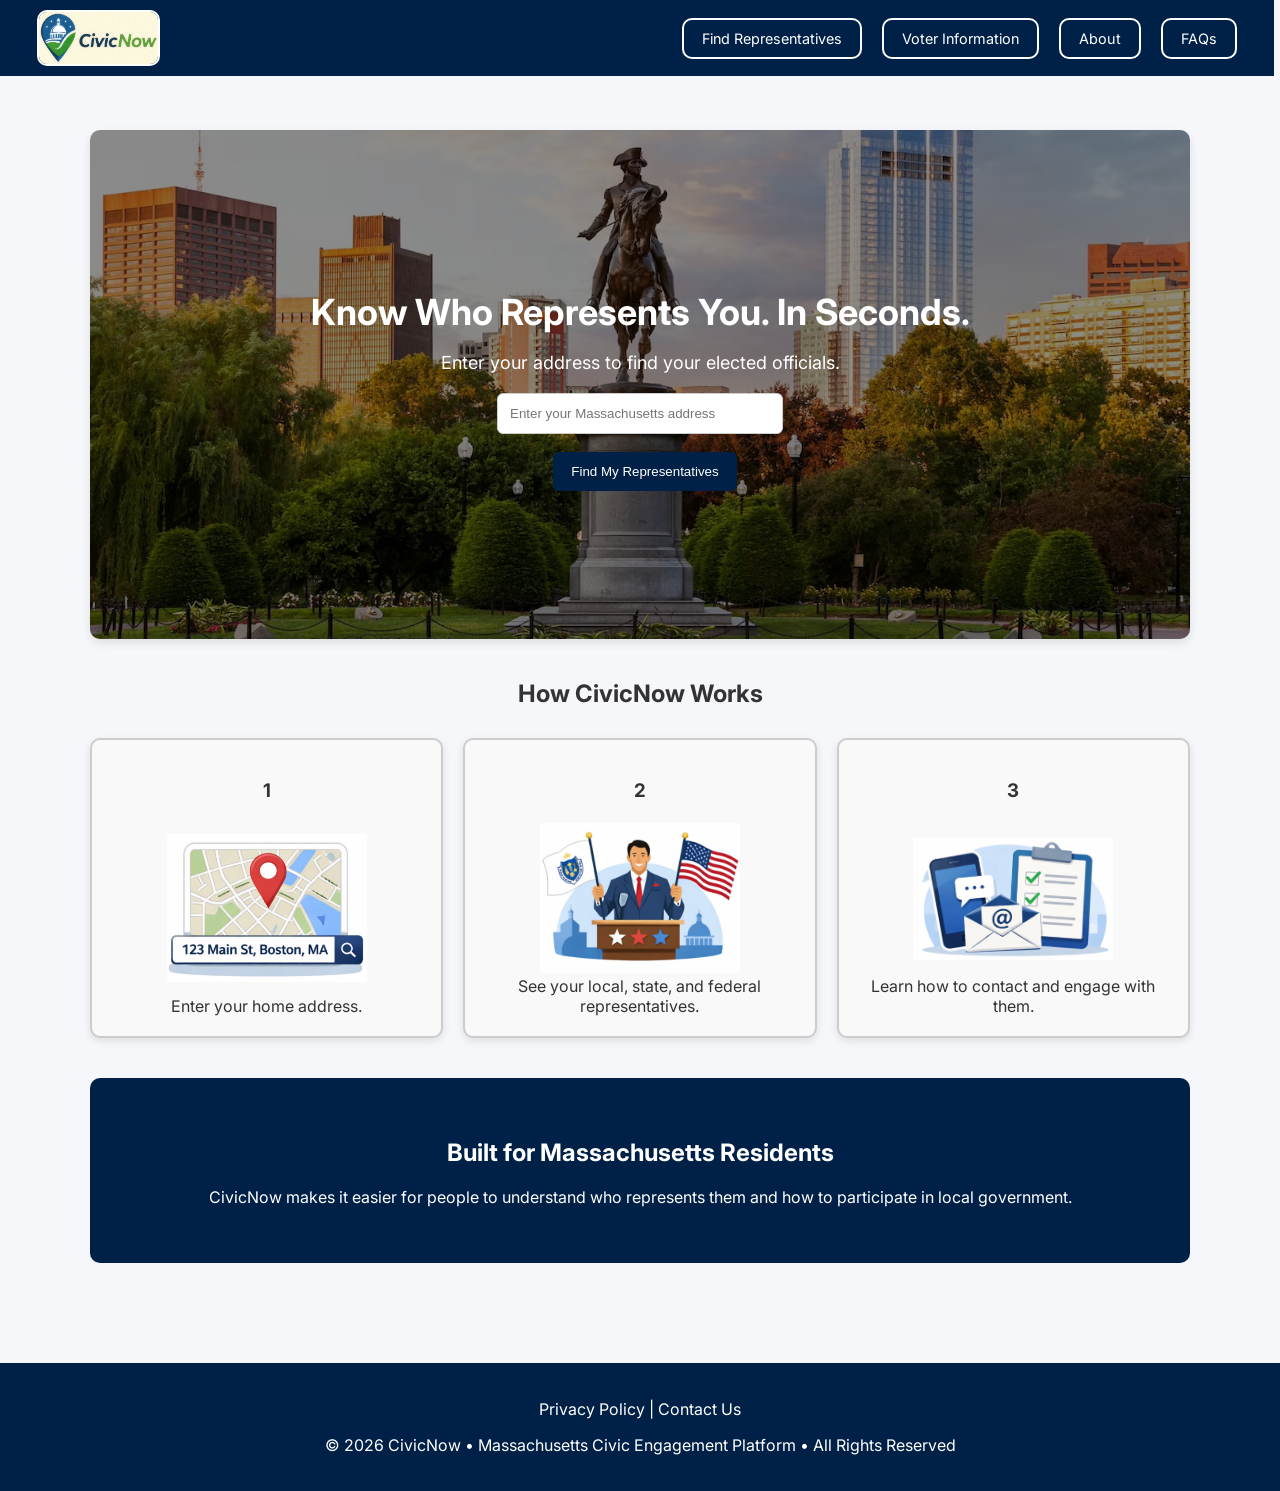
<file: index.html>
<!DOCTYPE html>
<html lang="en">

<head>

<meta charset="UTF-8">
<meta name="viewport" content="width=device-width, initial-scale=1.0">


<title>CivicNow</title>


<link rel="preconnect" href="https://fonts.googleapis.com">
<link rel="preconnect" href="https://fonts.gstatic.com" crossorigin>

<link href="https://fonts.googleapis.com/css2?family=Inter:wght@400;600&display=swap" rel="stylesheet">

  <link rel="icon" type="image/x-icon" href="favicon.ico" />
  <link rel="icon" type="image/png" sizes="32x32" href="favicon-32.png" />
  <link rel="icon" type="image/png" sizes="16x16" href="favicon-16.png" />
  <link rel="apple-touch-icon" sizes="64x64" href="favicon-64.png" />
  <link rel="stylesheet" href="style.css">

</head>

<body class="home-page">


<!-- HEADER -->

<header>

<div class="header-container">

<a href="index.html"><div class="logo"><img src="wavcon.png" alt="CivicNow" class="logo-img" /></div>
</a>

<!--Navigation-->

<nav class="main-nav">

<a href="FindReps.html">
<div class="nav-box">Find Representatives</div>
</a>

<a href="VoterInfo.html">
<div class="nav-box">Voter Information</div>
</a>

<a href="About.html">
<div class="nav-box">About</div>
</a>

<a href="FAQs.html">
<div class="nav-box">FAQs</div>
</a>
</nav>

</div>

</header>



<!-- MAIN -->

<main class="container">


<!-- HERO SECTION -->

<section class="hero">

<h1>Know Who Represents You. In Seconds.</h1>

<p>Enter your address to find your elected officials.</p>

<div class="search-box">

<input
  type="text"
  id="homeAddressInput"
  placeholder="Enter your Massachusetts address"
  autocomplete="street-address"
/>

<p><button onclick="goToReps()">Find My Representatives</button></p>

</div>

</section>



<!-- HOW IT WORKS -->

<section class="info-section">

<h2>How CivicNow Works</h2>

<div class="info-grid">

<div class="info-box address">
<h3>1</h3>
<img src="one.jpeg" alt="Enter address">
<p>Enter your home address.</p>
</div>

<div class="info-box reps">
<h3>2</h3>
<img src="two.jpeg" alt="View representatives">
<p>See your local, state, and federal representatives.</p>
</div>

<div class="info-box engage">
<h3>3</h3>
<img src="three.jpeg" alt="Contact representatives">
<p>Learn how to contact and engage with them.</p>
</div>

</div>

</section>



<!-- FEATURE SECTION -->

<section class="feature">

<div class="feature-box">

<h2>Built for Massachusetts Residents</h2>

<p>
CivicNow makes it easier for people to understand who represents them
and how to participate in local government.
</p>

</div>

</section>


</main>



<!-- FOOTER -->

<footer>
<p>Privacy Policy | Contact Us</p>


<p>© 2026 CivicNow • Massachusetts Civic Engagement Platform • All Rights Reserved</p>

</footer>

<script>
  function goToReps() {
    const addr = document.getElementById('homeAddressInput').value.trim();
    if (!addr) {
      document.getElementById('homeAddressInput').focus();
      return;
    }
    // Sends address as URL param → FindReps.html auto-searches on load
    window.location.href = 'FindReps.html?address=' + encodeURIComponent(addr);
  }
 
  // Allow Enter key on homepage
  document.getElementById('homeAddressInput').addEventListener('keydown', function(e) {
    if (e.key === 'Enter') goToReps();
  });
</script>
<!-- ============================================================
     HOW IT WORKS:
     - User types address on homepage and hits the button
     - Browser navigates to: FindReps.html?address=123+Main+St+Boston+MA
     - FindReps.html reads the ?address= param on load
     - Automatically runs the search and displays results
     ============================================================ -->
<!-- BACK TO TOP -->
<button class="back-to-top" id="backToTop" onclick="window.scrollTo({top:0,behavior:'smooth'})" aria-label="Back to top"><svg width="18" height="18" viewBox="0 0 24 24" fill="none" stroke="currentColor" stroke-width="2.5"><polyline points="18 15 12 9 6 15"/></svg></button>
<script>window.addEventListener("scroll",function(){var b=document.getElementById("backToTop");if(b)b.classList.toggle("back-to-top--visible",window.scrollY>400);});</script>
</body>
</html>
</file>
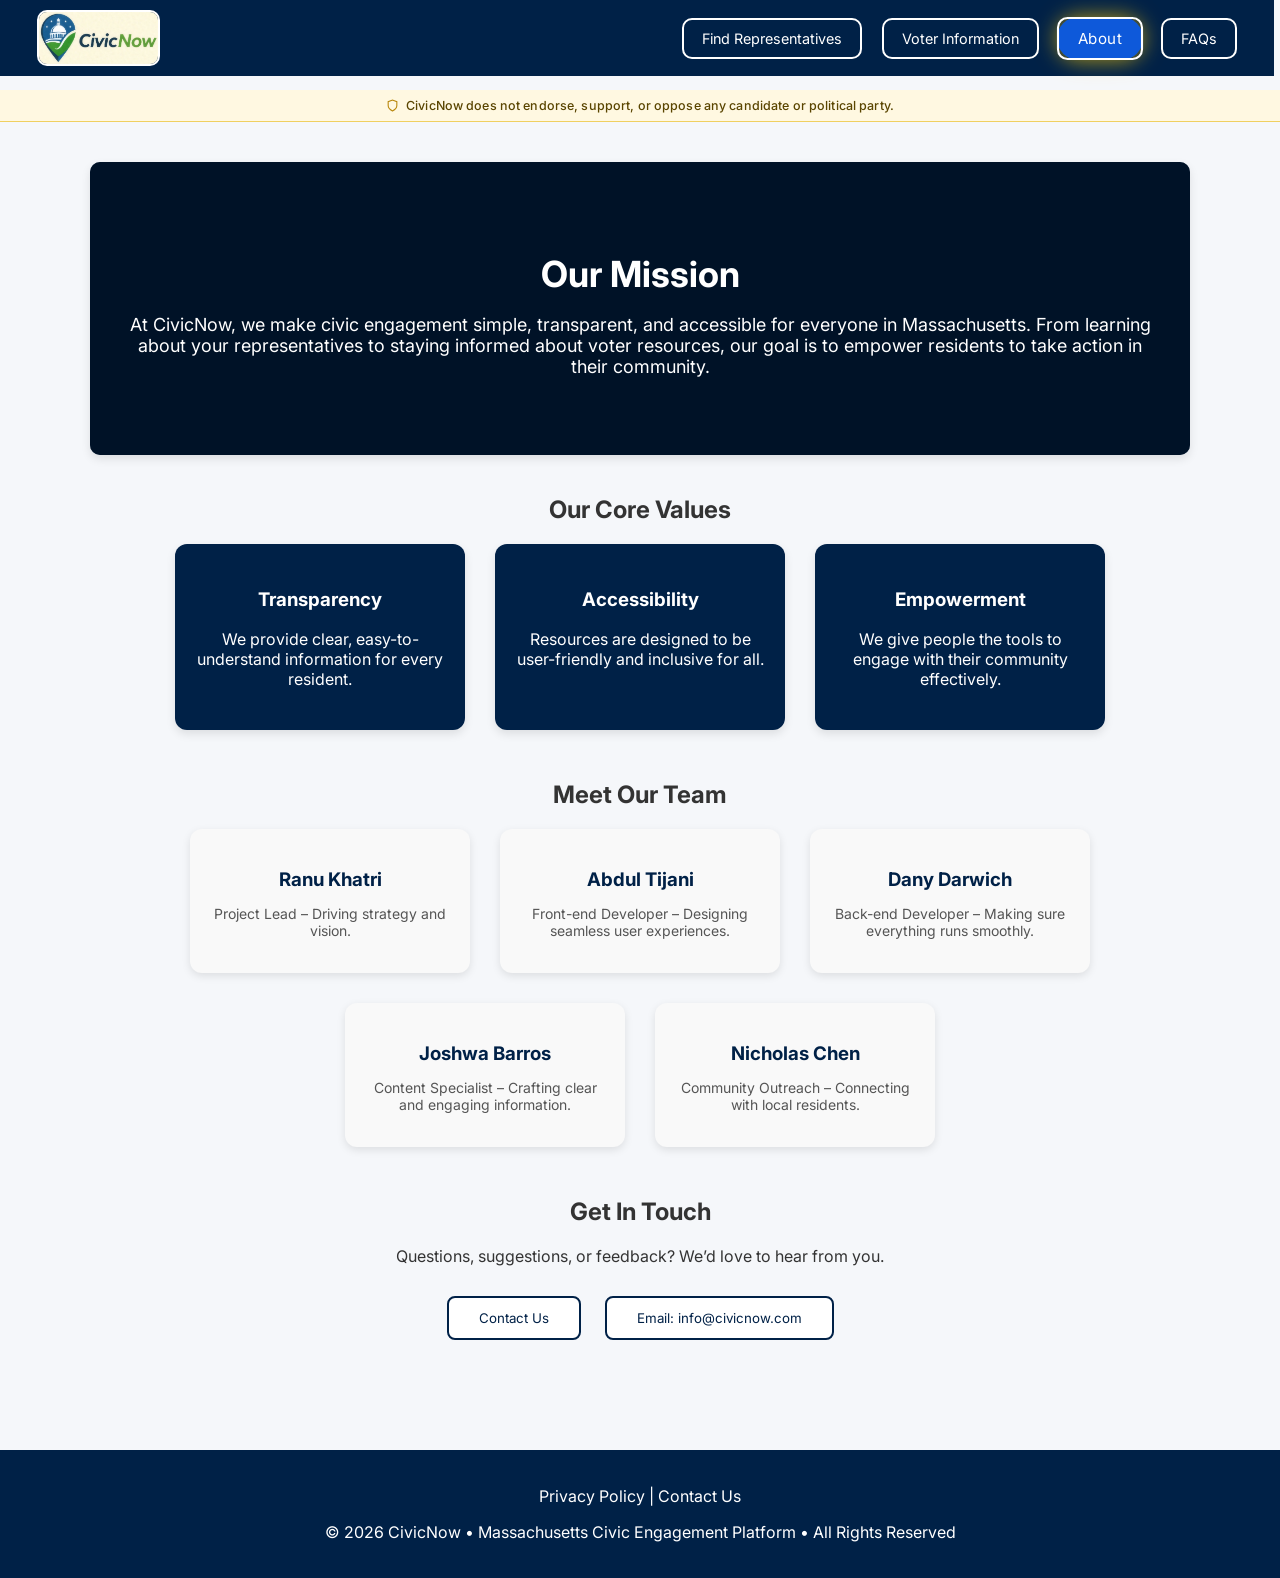
<file: About.html>
<!DOCTYPE html>
<html lang="en">

<head>

<meta charset="UTF-8">
<meta name="viewport" content="width=device-width, initial-scale=1.0">

<title>CivicNow</title>

<link rel="preconnect" href="https://fonts.googleapis.com">
<link rel="preconnect" href="https://fonts.gstatic.com" crossorigin>

<link href="https://fonts.googleapis.com/css2?family=Inter:wght@400;600&display=swap" rel="stylesheet">

  <link rel="icon" type="image/x-icon" href="favicon.ico" />
  <link rel="icon" type="image/png" sizes="32x32" href="favicon-32.png" />
  <link rel="icon" type="image/png" sizes="16x16" href="favicon-16.png" />
  <link rel="apple-touch-icon" sizes="64x64" href="favicon-64.png" />
  <link rel="stylesheet" href="style.css">

</head>

<body>


<!-- HEADER -->

<header>

<div class="header-container">

<a href="index.html"><div class="logo"><img src="wavcon.png" alt="CivicNow" class="logo-img" /></div>
</a>

<!--Navigation-->
<nav class="main-nav">

<a href="FindReps.html">
<div class="nav-box">Find Representatives</div>
</a>

<a href="VoterInfo.html">
<div class="nav-box">Voter Information</div>
</a>

<a href="About.html" class="active">
<div class="nav-box">About</div>
</a>

<a href="FAQs.html">
<div class="nav-box">FAQs</div>
</a>
</nav>

</div>

</header>

<!-- NEUTRALITY BANNER -->
<div class="neutrality">
<svg width="13" height="13" fill="none" stroke="currentColor" stroke-width="2" viewBox="0 0 24 24">
<path d="M12 22s8-4 8-10V5l-8-3-8 3v7c0 6 8 10 8 10z"/>
</svg>
CivicNow does not endorse, support, or oppose any candidate or political party.
</div>


<!-- MAIN -->

<main class="container">

<!-- HERO SECTION -->

   <!-- Mission Section -->
  <section class="hero">
    <h1>Our Mission</h1>
    <p>At CivicNow, we make civic engagement simple, transparent, and accessible for everyone in Massachusetts. From learning about your representatives to staying informed about voter resources, our goal is to empower residents to take action in their community.</p>
  </section>

  <!-- Values Section -->
  <section class="values-section">
    <h2>Our Core Values</h2>
    <div class="values-grid">
      <div class="value-card">
        <h3>Transparency</h3>
        <p>We provide clear, easy-to-understand information for every resident.</p>
      </div>
      <div class="value-card">
        <h3>Accessibility</h3>
        <p>Resources are designed to be user-friendly and inclusive for all.</p>
      </div>
      <div class="value-card">
        <h3>Empowerment</h3>
        <p>We give people the tools to engage with their community effectively.</p>
      </div>
    </div>
  </section>

  <!-- Team Section -->
  <section class="team-section">
    <h2>Meet Our Team</h2>
    <div class="team-grid">
      <div class="team-member">
        <h3>Ranu Khatri</h3>
        <p>Project Lead – Driving strategy and vision.</p>
      </div>
      <div class="team-member">
        <h3>Abdul Tijani</h3>
        <p>Front-end Developer – Designing seamless user experiences.</p>
      </div>
      <div class="team-member">
        <h3>Dany Darwich</h3>
        <p>Back-end Developer – Making sure everything runs smoothly.</p>
      </div>
      <div class="team-member">
        <h3>Joshwa Barros</h3>
        <p>Content Specialist – Crafting clear and engaging information.</p>
      </div>
      <div class="team-member">
        <h3>Nicholas Chen</h3>
        <p>Community Outreach – Connecting with local residents.</p>
      </div>
    </div>
  </section>

  <!-- Contact Section -->
  <section class="contact-section">
    <h2>Get In Touch</h2>
    <p>Questions, suggestions, or feedback? We’d love to hear from you.</p>
    <div class="contact-buttons"> <button class="contact-btn">Contact Us</button> <button class="contact-btn" onclick="window.location.href='mailto:info@civicnow.com'">Email: info@civicnow.com</button> </div> </section>

</main>

<!-- FOOTER -->

<footer>
<p>Privacy Policy | Contact Us</p>
<p>&copy; 2026 CivicNow &bull; Massachusetts Civic Engagement Platform &bull; All Rights Reserved</p>
</footer>

<!-- BACK TO TOP -->
<button class="back-to-top" id="backToTop" onclick="window.scrollTo({top:0,behavior:'smooth'})" aria-label="Back to top">
  <svg width="18" height="18" viewBox="0 0 24 24" fill="none" stroke="currentColor" stroke-width="2.5"><polyline points="18 15 12 9 6 15"/></svg>
</button>
<script>
window.addEventListener('scroll', function() {
  var b = document.getElementById('backToTop');
  if (b) b.classList.toggle('back-to-top--visible', window.scrollY > 400);
});
</script>

</body>
</html>
</file>
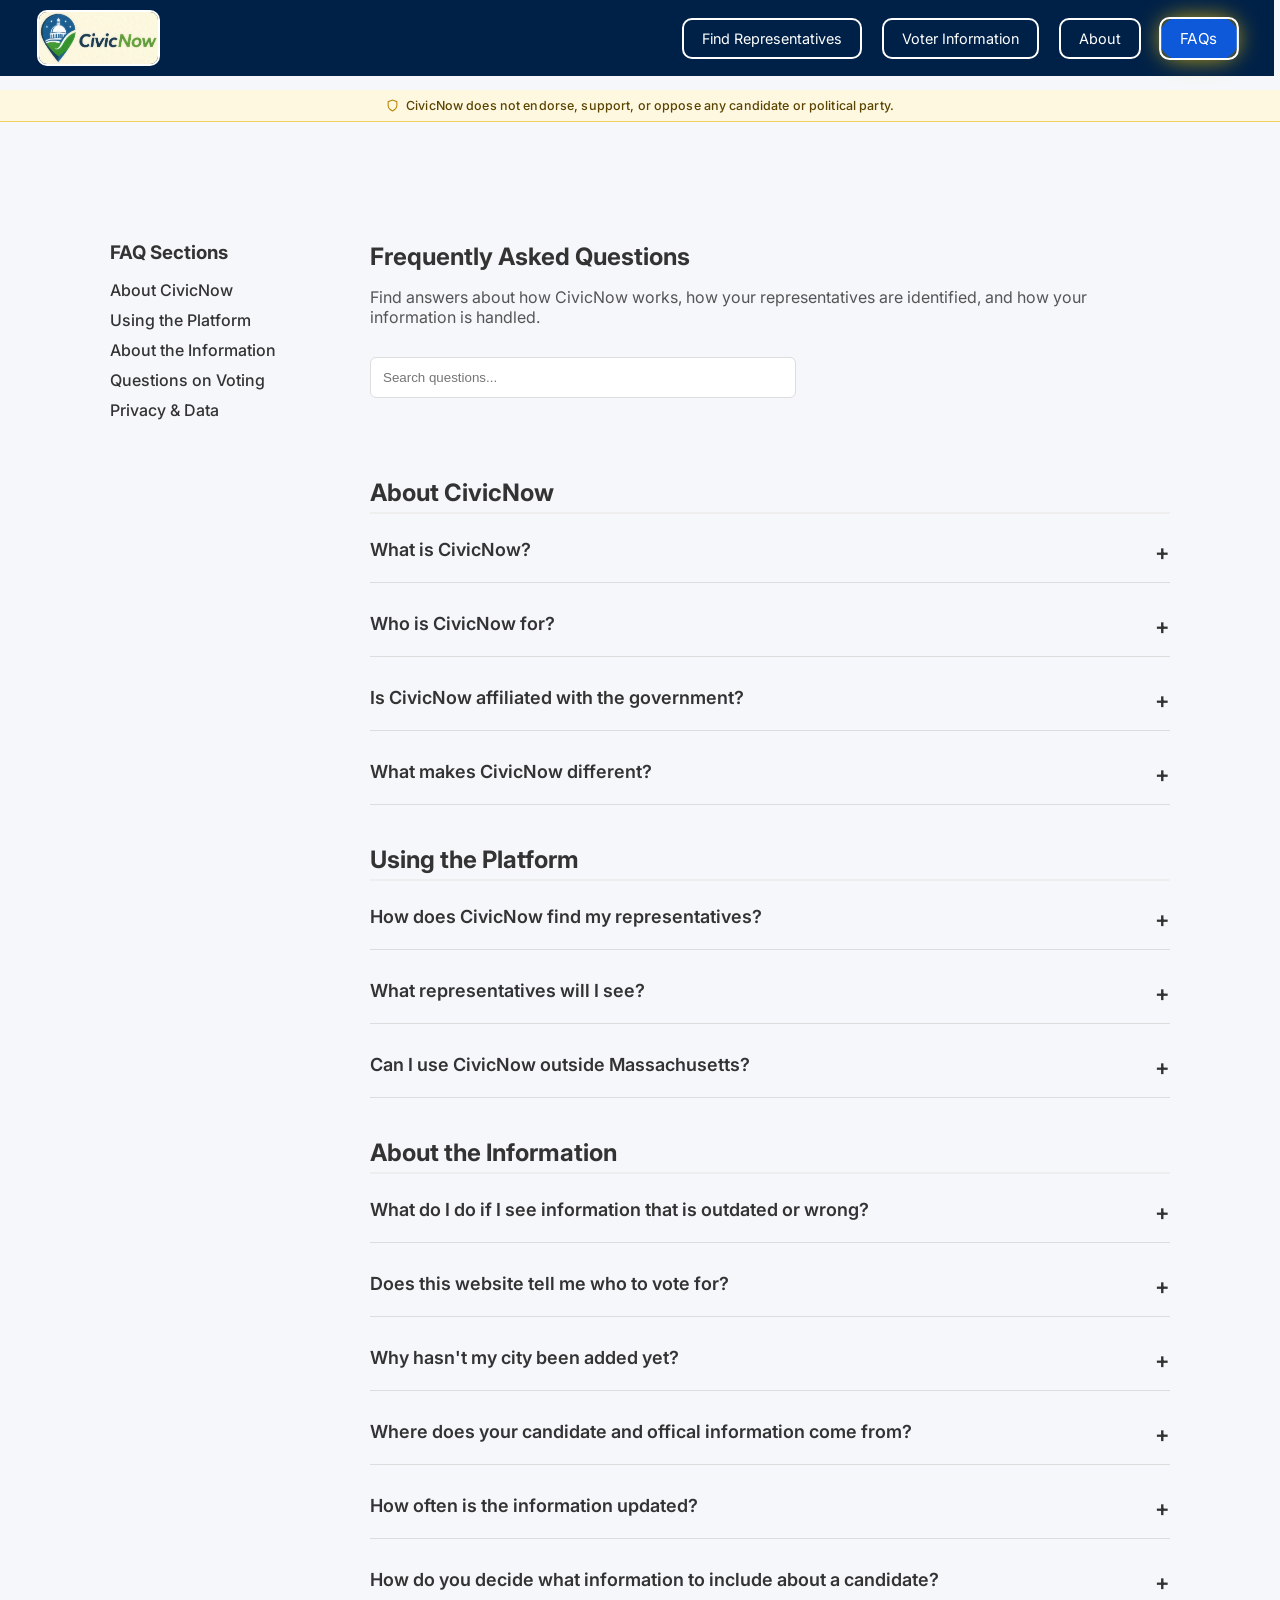
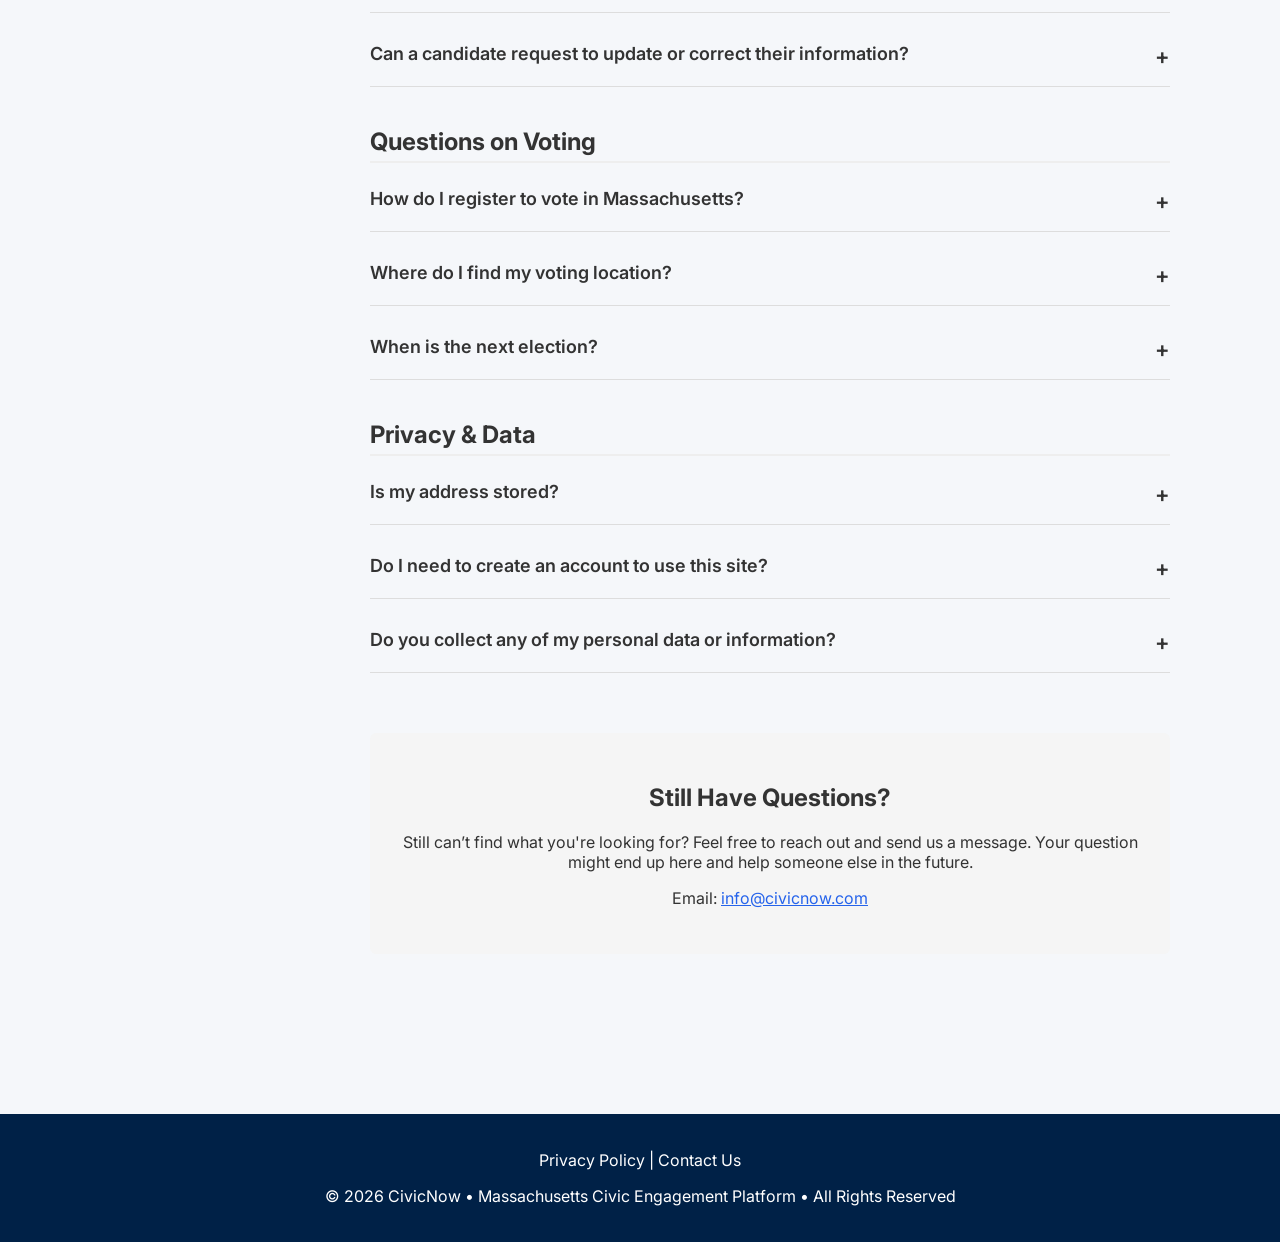
<file: FAQs.html>
<!DOCTYPE html>
<html lang="en">

<head>

<meta charset="UTF-8">
<meta name="viewport" content="width=device-width, initial-scale=1.0">

<title>CivicNow | FAQs</title>

<link rel="preconnect" href="https://fonts.googleapis.com">
<link rel="preconnect" href="https://fonts.gstatic.com" crossorigin>

<link href="https://fonts.googleapis.com/css2?family=Inter:wght@400;600&display=swap" rel="stylesheet">

  <link rel="icon" type="image/x-icon" href="favicon.ico" />
  <link rel="icon" type="image/png" sizes="32x32" href="favicon-32.png" />
  <link rel="icon" type="image/png" sizes="16x16" href="favicon-16.png" />
  <link rel="apple-touch-icon" sizes="64x64" href="favicon-64.png" />
  <link rel="stylesheet" href="style.css">

</head>

<body>

<header>

<div class="header-container">

<a href="index.html">
<div class="logo"><img src="wavcon.png" alt="CivicNow" class="logo-img" /></div>
</a>

<nav class="main-nav">

<a href="FindReps.html"><div class="nav-box">Find Representatives</div></a>
<a href="VoterInfo.html"><div class="nav-box">Voter Information</div></a>
<a href="About.html"><div class="nav-box">About</div></a>
<a href="FAQs.html" class="active"><div class="nav-box">FAQs</div></a>

</nav>

</div>

</header>

<div class="neutrality">
<svg width="13" height="13" fill="none" stroke="currentColor" stroke-width="2" viewBox="0 0 24 24">
<path d="M12 22s8-4 8-10V5l-8-3-8 3v7c0 6 8 10 8 10z"/>
</svg>
CivicNow does not endorse, support, or oppose any candidate or political party.
</div>

<main class="container">

<section class="faq-wrapper">


<!-- SIDEBAR -->

<aside class="faq-sidebar">

<h3>FAQ Sections</h3>

<ul>
<li><a href="#about">About CivicNow</a></li>
<li><a href="#platform">Using the Platform</a></li>
<li><a href="#information">About the Information</a></li>
<li><a href="#voting">Questions on Voting</a></li>
<li><a href="#privacy">Privacy & Data</a></li>
</ul>

</aside>


<!-- MAIN FAQ CONTENT -->

<div class="faq-content">

<h1>Frequently Asked Questions</h1>

<p class="faq-intro">
Find answers about how CivicNow works, how your representatives are
identified, and how your information is handled.
</p>


<!-- SEARCH -->

<input
type="text"
id="faq-search"
placeholder="Search questions..."
class="faq-search"
/>


<!-- ABOUT SECTION -->

<h2 id="about" class="faq-category">About CivicNow</h2>

<details class="faq-item reveal">
<summary>What is CivicNow?</summary>
<p>
CivicNow helps Massachusetts residents quickly find their elected
representatives at the local, state, and federal levels.
</p>
</details>

<details class="faq-item reveal">
<summary>Who is CivicNow for?</summary>
<p>
CivicNow is designed for Massachusetts residents who want an easier
way to understand their representation and participate in civic life.
</p>
</details>

<details class="faq-item reveal">
<summary>Is CivicNow affiliated with the government?</summary>
<p>
No. CivicNow is an informational civic engagement platform and is not a
government agency or affiliated with any political party.
For authoritative election information, always refer to the
<a href="https://www.sec.state.ma.us/" target="_blank">
Massachusetts Secretary of State's Office
</a>.
</p>
</details>

<details class="faq-item reveal">
<summary>What makes CivicNow different?</summary>
<p>
CivicNow focuses specifically on helping Massachusetts residents quickly
identify their elected representatives and learn how to engage with them.
By simplifying representative lookup and presenting contact information
in one place, CivicNow aims to make civic engagement easier and more
accessible for residents.
</p>
</details>
  
<!-- PLATFORM -->

<h2 id="platform" class="faq-category">Using the Platform</h2>

<details class="faq-item reveal">
<summary>How does CivicNow find my representatives?</summary>
<p>
When you enter your address, CivicNow identifies the government
districts associated with that location and matches them with the
officials who represent those districts.
</p>
</details>

<details class="faq-item reveal">
<summary>What representatives will I see?</summary>

<p>You may see representatives from several levels of government:</p>

<ul>
<li>U.S. House of Representatives</li>
<li>U.S. Senators</li>
<li>Massachusetts State Representatives</li>
<li>Massachusetts State Senators</li>
<li>Local officials when available</li>
</ul>

</details>

<details class="faq-item reveal">
<summary>Can I use CivicNow outside Massachusetts?</summary>
<p>
The current version of CivicNow focuses on Massachusetts residents.
Future versions may expand to other states.
</p>
</details>
  
<!-- ABOUT THE INFORMATION -->
  
<h2 id="information" class="faq-category">About the Information</h2>

<details class="faq-item reveal">
<summary>What do I do if I see information that is outdated or wrong?</summary>
<p>
Please email us with a brief description of the issue and, if possible,
a link to a reliable source. We take accuracy seriously and review all
submissions promptly.
</p>
</details>

<details class="faq-item reveal">
<summary>Does this website tell me who to vote for?</summary>
<p>
Absolutely not. CivicNow is strictly nonpartisan. We present factual,
sourced information and let you draw your own conclusions. We do not
rank candidates, assign scores, or make voting recommendations.
</p>
</details>

<details class="faq-item reveal">
<summary>Why hasn't my city been added yet?</summary>
<p>
We're a small team expanding coverage across Massachusetts
incrementally. If your area isn't listed yet, we're likely working on
it. You can help by letting us know.
</p>
</details>

<details class="faq-item reveal">
<summary>Where does your candidate and offical information come from?</summary>
<p>
We source our information from publicly available records including 
official state and municipal websites, candidate campaign sites, public 
financial disclosures, and published news coverage. We also reach out to the 
City Halls themselves for information they could provide. Where possible, we 
link directly to primary sources so you can verify everything yourself.
</p>
</details>

<details class="faq-item reveal">
<summary>How often is the information updated?</summary>
<p>
We aim to review and refresh candidate profiles on a rolling basis, with more 
frequent updates during active election seasons. Information can occasionally 
lag behind real-world changes, but we'll always note the last-updated date on 
each profile.
</p>
</details>

<details class="faq-item reveal">
<summary>How do you decide what information to include about a candidate?</summary>
<p>
We apply the same criteria to every candidate: office sought, current or prior 
roles, publicly stated policy positions, and publicly available biographical 
background. We do not include opinion, speculation, or unverified claims; regardless 
of political affiliation.
</p>
</details>

<details class="faq-item reveal">
<summary>Can a candidate request to update or correct their information?</summary>
<p>
Yes. Candidates or their authorized representatives may contact us (link to 
contact form) to flag factual inaccuracies. We'll review the request and, if 
supported by verifiable sources, update the profile. We do not accept requests 
to remove accurate public information.
</p>
</details>

<!-- QUESTIONS ON VOTING -->
  
<h2 id="voting" class="faq-category">Questions on Voting</h2>

<details class="faq-item reveal">
<summary>How do I register to vote in Massachusetts?</summary>
<p>
You can register online, by mail, or in person at your local town or
city clerk's office. The deadline is 10 days before an election.
Visit the
<a href="https://www.sec.state.ma.us/OVR/" target="_blank">
Massachusetts Online Voter Registration
</a>
page for step-by-step instructions and to check your registration status.
</p>
</details>

<details class="faq-item reveal">
<summary>Where do I find my voting location?</summary>
<p>
Your voting location is assigned based on your registered address.
You can find it using the
<a href="https://www.sec.state.ma.us/wheredoivotema/" target="_blank">
Massachusetts Find My Election Information
</a>
tool.
</p>
</details>

<details class="faq-item reveal">
<summary>When is the next election?</summary>
<p>
Election dates vary by municipality. For a full schedule of upcoming
elections, visit the
<a href="https://www.sec.state.ma.us/divisions/elections/recent-updates/upcoming-elections.htm" target="_blank">
Massachusetts Elections Division website.
</a>
CivicNow may also highlight major upcoming elections in the future.
</p>
</details>

<!-- PRIVACY -->

<h2 id="privacy" class="faq-category">Privacy & Data</h2>

<details class="faq-item reveal">
<summary>Is my address stored?</summary>
<p>
No. CivicNow does not permanently store addresses entered into the
search tool.
</p>
</details>

  <details class="faq-item reveal">
<summary>Do I need to create an account to use this site?</summary>
<p>
No account is required. All candidate and election information on
CivicNow is freely accessible without signing up or logging in.
</p>
</details>

<details class="faq-item reveal">
<summary>Do you collect any of my personal data or information?</summary>
<p>
We do not collect names, email addresses, or any personally identifiable
information from visitors browsing the site. If you contact us via
email, we only use that information to respond to your message.
</p>
</details>

<!-- CONTACT -->

<section class="faq-contact">

<h2>Still Have Questions?</h2>

<p>
Still can’t find what you're looking for? Feel free to reach out and
send us a message. Your question might end up here and help someone
else in the future.
</p>

<p>Email: <a href="mailto:info@civicnow.com">info@civicnow.com</a></p>

</section>


</div>

</section>

</main>


<footer>

<p>Privacy Policy | Contact Us</p>

<p>© 2026 CivicNow • Massachusetts Civic Engagement Platform • All Rights Reserved</p>

</footer>



<!-- FAQ SEARCH SCRIPT -->

<script>

const searchInput = document.getElementById("faq-search");
const faqItems = document.querySelectorAll(".faq-item");

searchInput.addEventListener("input", function(){

const value = this.value.toLowerCase();

faqItems.forEach(item => {

const text = item.innerText.toLowerCase();

item.style.display = text.includes(value) ? "block" : "none";

});

});

</script>


<!-- SCROLL REVEAL -->

<script>

const reveals = document.querySelectorAll(".reveal");

const observer = new IntersectionObserver(entries => {

entries.forEach(entry => {

if(entry.isIntersecting){
entry.target.classList.add("active");
}

});

});

reveals.forEach(el => observer.observe(el));

</script>

<!-- BACK TO TOP -->
<button class="back-to-top" id="backToTop" onclick="window.scrollTo({top:0,behavior:'smooth'})" aria-label="Back to top"><svg width="18" height="18" viewBox="0 0 24 24" fill="none" stroke="currentColor" stroke-width="2.5"><polyline points="18 15 12 9 6 15"/></svg></button>
<script>window.addEventListener("scroll",function(){var b=document.getElementById("backToTop");if(b)b.classList.toggle("back-to-top--visible",window.scrollY>400);});</script>
</body>

</html>
</file>
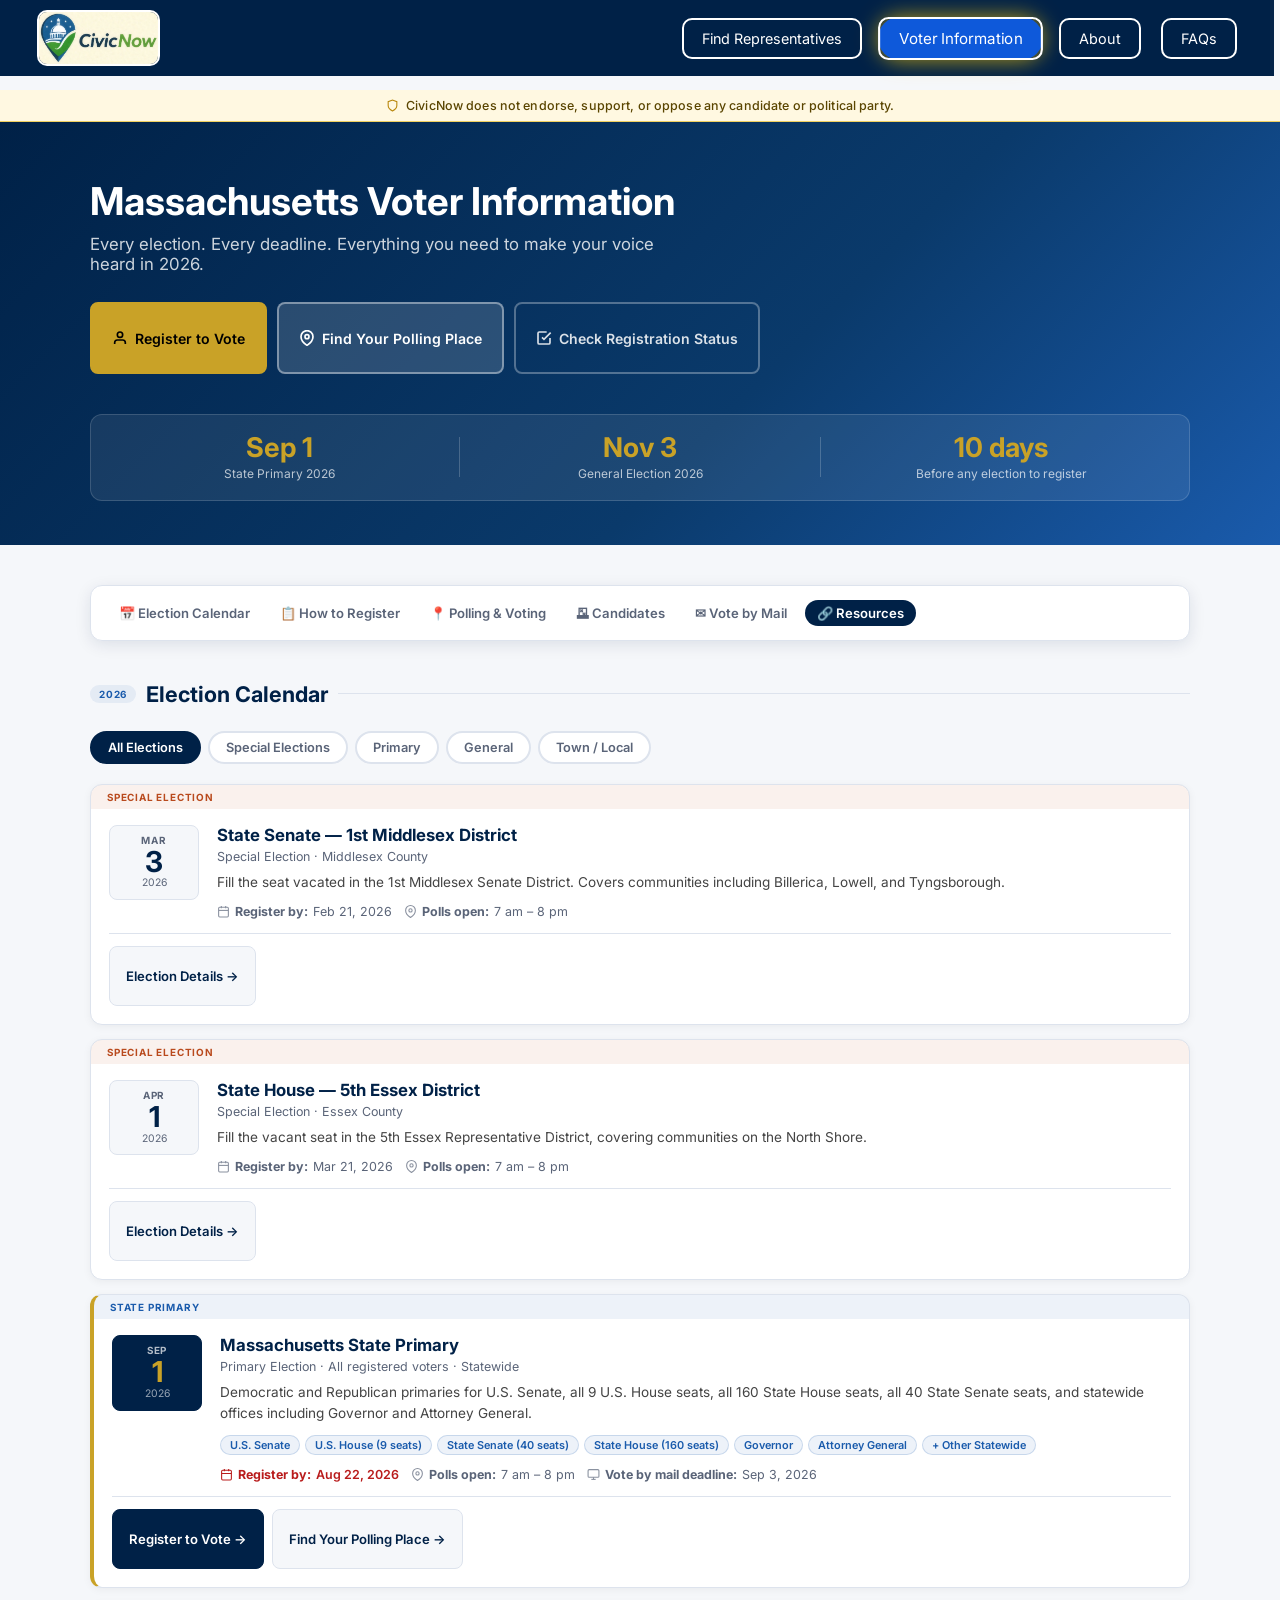
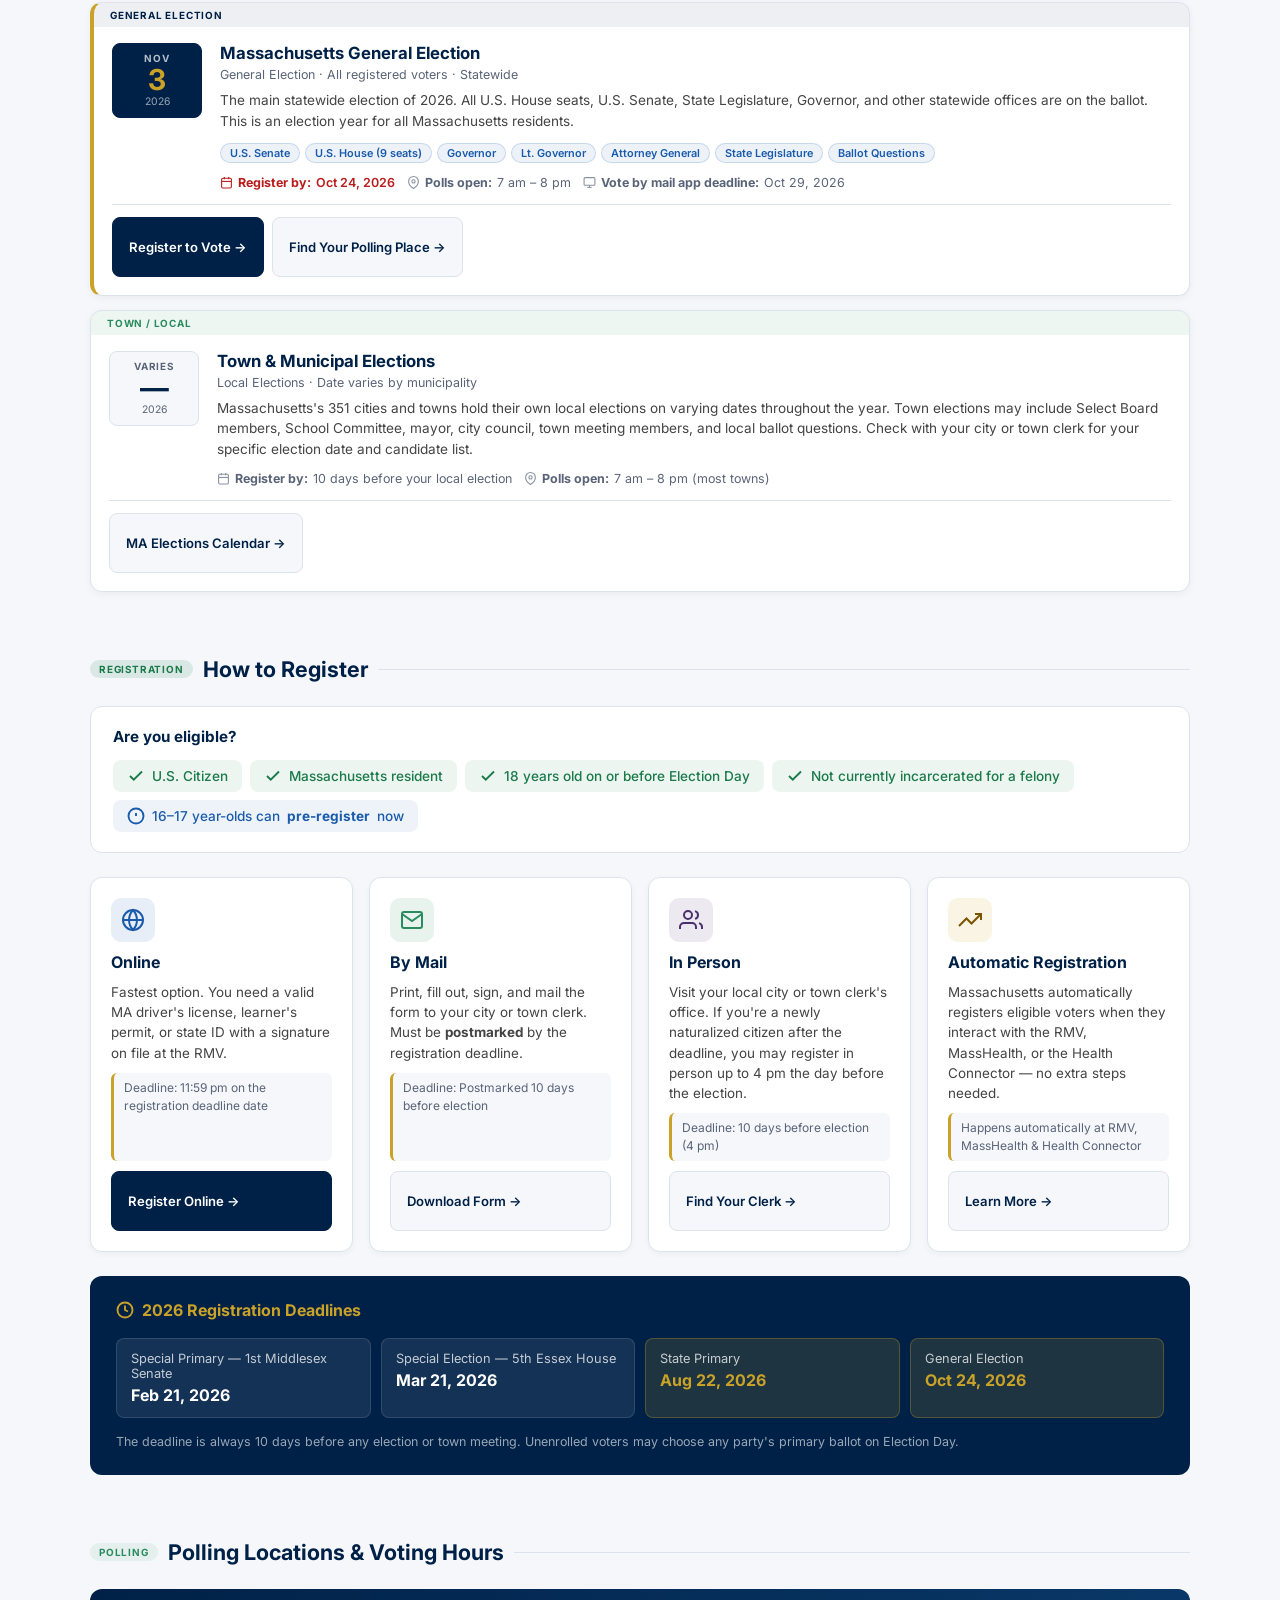
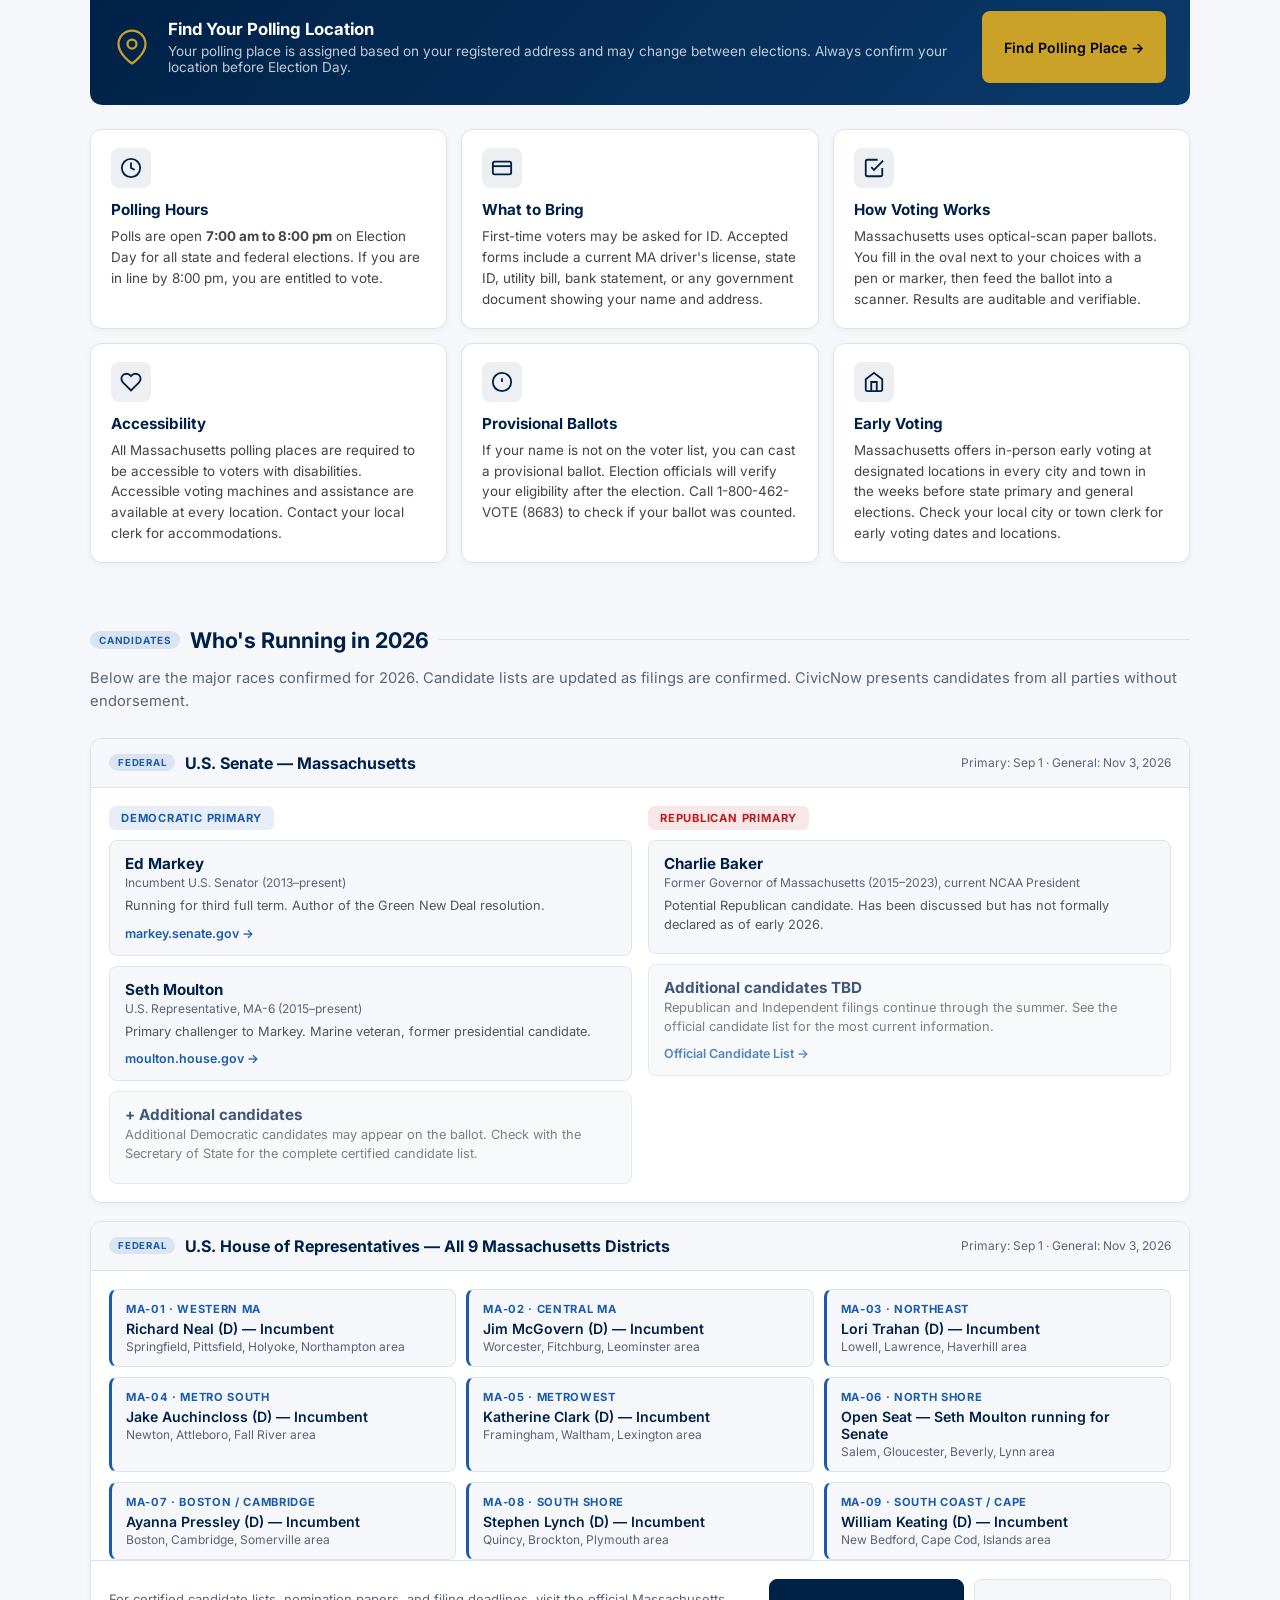
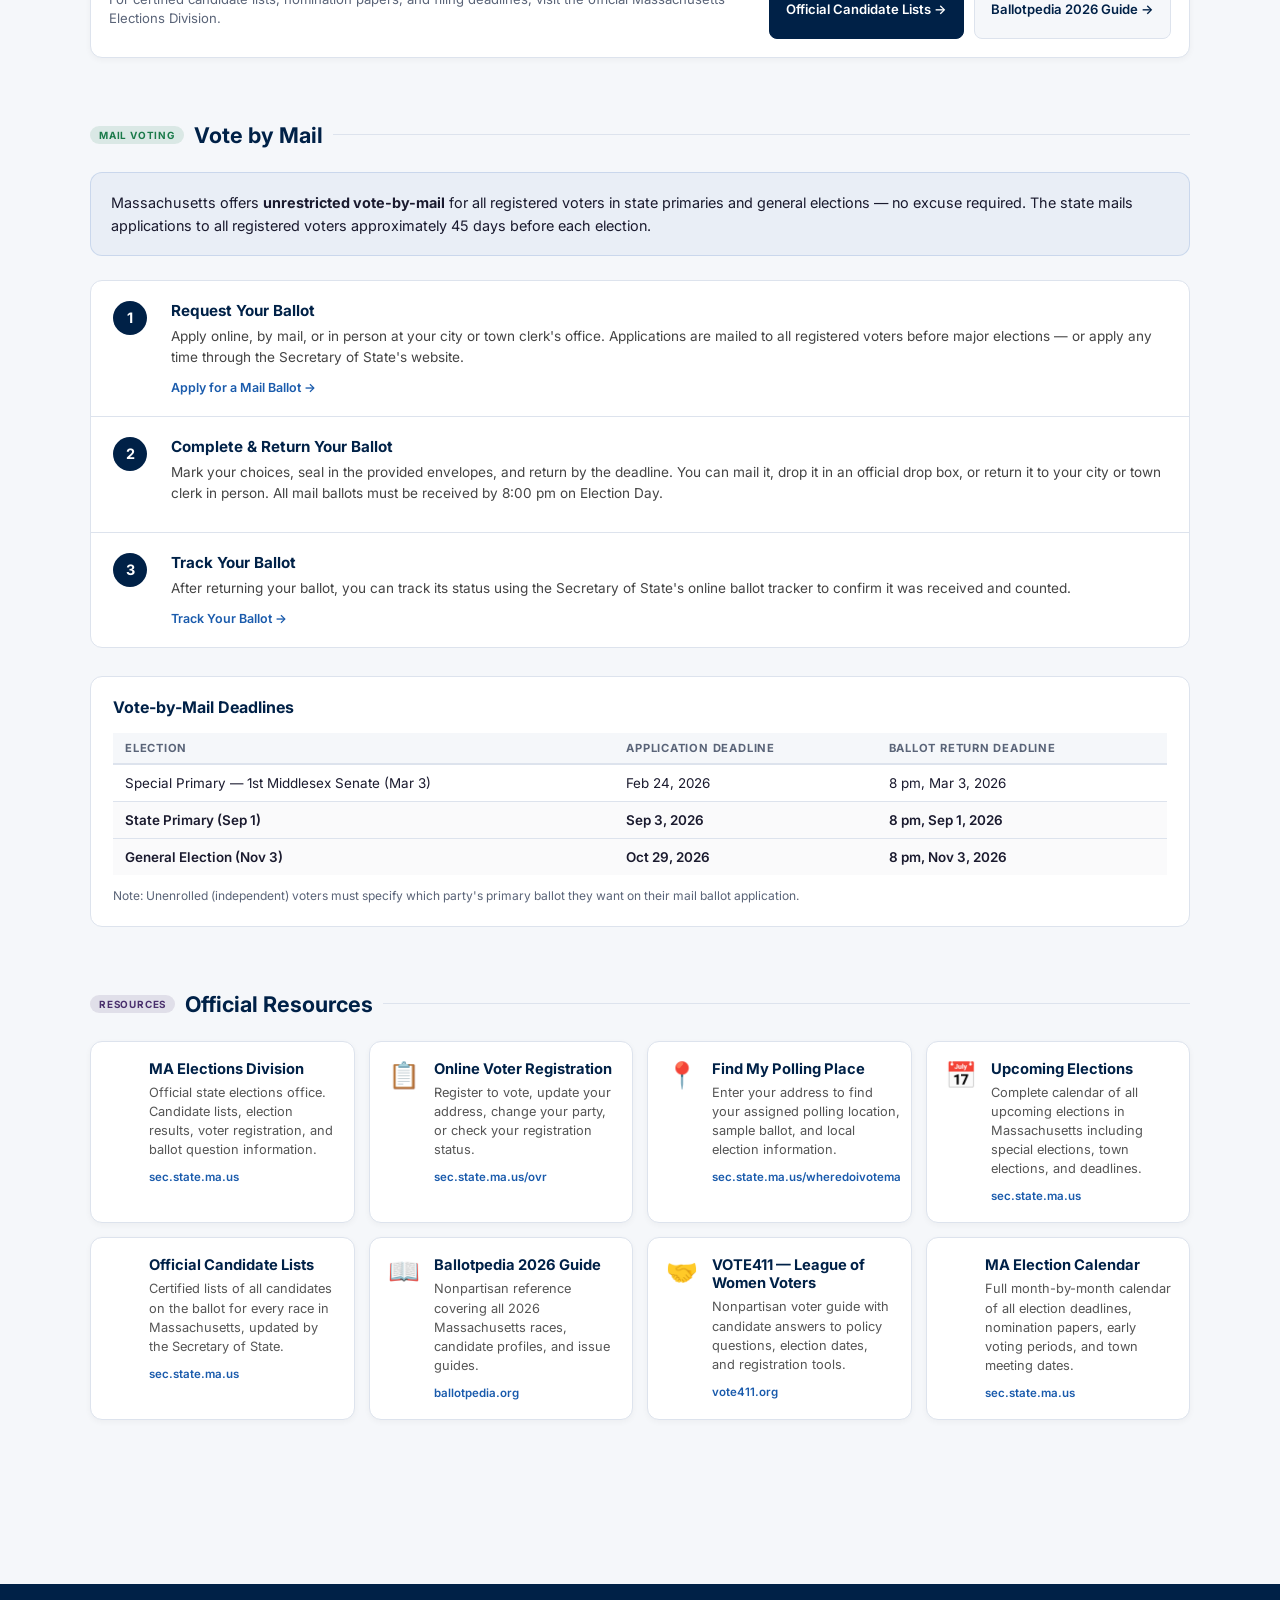
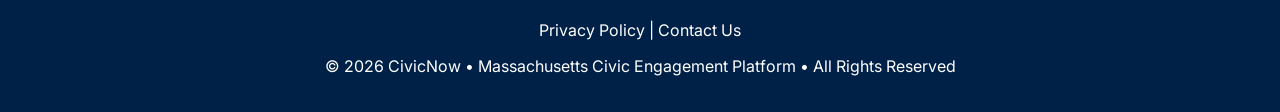
<file: VoterInfo.html>
<!DOCTYPE html>
<html lang="en">
<head>
  <meta charset="UTF-8" />
  <meta name="viewport" content="width=device-width, initial-scale=1.0" />
  <title>CivicNow | Voter Info</title>
  <link rel="preconnect" href="https://fonts.googleapis.com" />
  <link rel="preconnect" href="https://fonts.gstatic.com" crossorigin />
  <link href="https://fonts.googleapis.com/css2?family=Inter:wght@400;500;600;700&display=swap" rel="stylesheet" />
  <link rel="icon" type="image/x-icon" href="favicon.ico" />
  <link rel="icon" type="image/png" sizes="32x32" href="favicon-32.png" />
  <link rel="icon" type="image/png" sizes="16x16" href="favicon-16.png" />
  <link rel="apple-touch-icon" sizes="64x64" href="favicon-64.png" />
  <link rel="stylesheet" href="style.css" />
  <link rel="stylesheet" href="VoterInfo.css" />
</head>
<body>

<!-- HEADER -->
<header>
  <div class="header-container">
    <a href="index.html"><div class="logo"><img src="wavcon.png" alt="CivicNow" class="logo-img" /></div></a>
    <nav class="main-nav">
      <a href="FindReps.html"><div class="nav-box">Find Representatives</div></a>
      <a href="VoterInfo.html" class="active"><div class="nav-box">Voter Information</div></a>
      <a href="About.html"><div class="nav-box">About</div></a>
      <a href="FAQs.html"><div class="nav-box">FAQs</div></a>
    </nav>
  </div>
</header>

<!-- NEUTRALITY BANNER -->
<div class="neutrality">
  <svg width="13" height="13" fill="none" stroke="currentColor" stroke-width="2" viewBox="0 0 24 24">
    <path d="M12 22s8-4 8-10V5l-8-3-8 3v7c0 6 8 10 8 10z"/>
  </svg>
  CivicNow does not endorse, support, or oppose any candidate or political party.
</div>

<!-- HERO -->
<section class="vi-hero">
  <div class="vi-hero-inner">
    <div class="vi-hero-text">
      <h1>Massachusetts Voter Information</h1>
      <p>Every election. Every deadline. Everything you need to make your voice heard in 2026.</p>
      <div class="vi-hero-actions">
        <a href="https://www.sec.state.ma.us/ovr/" target="_blank" rel="noopener" class="vi-btn vi-btn-primary">
          <svg width="16" height="16" viewBox="0 0 24 24" fill="none" stroke="currentColor" stroke-width="2.5"><path d="M20 21v-2a4 4 0 00-4-4H8a4 4 0 00-4 4v2"/><circle cx="12" cy="7" r="4"/></svg>
          Register to Vote
        </a>
        <a href="https://www.sec.state.ma.us/wheredoivotema/" target="_blank" rel="noopener" class="vi-btn vi-btn-secondary">
          <svg width="16" height="16" viewBox="0 0 24 24" fill="none" stroke="currentColor" stroke-width="2.5"><path d="M21 10c0 7-9 13-9 13s-9-6-9-13a9 9 0 0118 0z"/><circle cx="12" cy="10" r="3"/></svg>
          Find Your Polling Place
        </a>
        <a href="https://www.sec.state.ma.us/VoterRegistrationSearch/MyVoterRegStatus.aspx" target="_blank" rel="noopener" class="vi-btn vi-btn-outline">
          <svg width="16" height="16" viewBox="0 0 24 24" fill="none" stroke="currentColor" stroke-width="2.5"><polyline points="9 11 12 14 22 4"/><path d="M21 12v7a2 2 0 01-2 2H5a2 2 0 01-2-2V5a2 2 0 012-2h11"/></svg>
          Check Registration Status
        </a>
      </div>
    </div>
    <div class="vi-hero-stat-row">
      <div class="vi-stat">
        <div class="vi-stat-date">Sep 1</div>
        <div class="vi-stat-label">State Primary 2026</div>
      </div>
      <div class="vi-stat-divider"></div>
      <div class="vi-stat">
        <div class="vi-stat-date">Nov 3</div>
        <div class="vi-stat-label">General Election 2026</div>
      </div>
      <div class="vi-stat-divider"></div>
      <div class="vi-stat">
        <div class="vi-stat-date">10 days</div>
        <div class="vi-stat-label">Before any election to register</div>
      </div>
    </div>
  </div>
</section>

<main class="container">

  <!-- QUICK NAV -->
  <nav class="vi-quicknav reveal" aria-label="Jump to section">
    <a href="#calendar">📅 Election Calendar</a>
    <a href="#register">📋 How to Register</a>
    <a href="#polling">📍 Polling & Voting</a>
    <a href="#candidates">🗳 Candidates</a>
    <a href="#votebymail">✉ Vote by Mail</a>
    <a href="#resources">🔗 Resources</a>
  </nav>

  <!-- ══════════════════════
       ELECTION CALENDAR
  ══════════════════════ -->
  <section id="calendar" class="vi-section reveal">

    <div class="vi-section-header">
      <span class="vi-badge vi-badge-primary">2026</span>
      <h2>Election Calendar</h2>
      <div class="vi-divider"></div>
    </div>

    <!-- Filter chips -->
    <div class="vi-filter-row">
      <button class="vi-filter-chip vi-chip-active" data-filter="all" onclick="filterElections(this)">All Elections</button>
      <button class="vi-filter-chip" data-filter="special" onclick="filterElections(this)">Special Elections</button>
      <button class="vi-filter-chip" data-filter="primary" onclick="filterElections(this)">Primary</button>
      <button class="vi-filter-chip" data-filter="general" onclick="filterElections(this)">General</button>
      <button class="vi-filter-chip" data-filter="local" onclick="filterElections(this)">Town / Local</button>
    </div>

    <div class="vi-election-list" id="electionList">

      <!-- Special Election — 1st Middlesex Senate -->
      <div class="vi-election-card reveal" data-type="special">
        <div class="vi-election-badge vi-badge-special">Special Election</div>
        <div class="vi-election-body">
          <div class="vi-election-main">
            <div class="vi-election-date-block">
              <div class="vi-date-month">MAR</div>
              <div class="vi-date-day">3</div>
              <div class="vi-date-year">2026</div>
            </div>
            <div class="vi-election-info">
              <h3>State Senate — 1st Middlesex District</h3>
              <p class="vi-election-meta">Special Election · Middlesex County</p>
              <p class="vi-election-desc">Fill the seat vacated in the 1st Middlesex Senate District. Covers communities including Billerica, Lowell, and Tyngsborough.</p>
              <div class="vi-deadline-row">
                <div class="vi-deadline">
                  <svg width="13" height="13" viewBox="0 0 24 24" fill="none" stroke="currentColor" stroke-width="2"><rect x="3" y="4" width="18" height="18" rx="2"/><line x1="16" y1="2" x2="16" y2="6"/><line x1="8" y1="2" x2="8" y2="6"/><line x1="3" y1="10" x2="21" y2="10"/></svg>
                  <strong>Register by:</strong> Feb 21, 2026
                </div>
                <div class="vi-deadline">
                  <svg width="13" height="13" viewBox="0 0 24 24" fill="none" stroke="currentColor" stroke-width="2"><path d="M21 10c0 7-9 13-9 13s-9-6-9-13a9 9 0 0118 0z"/><circle cx="12" cy="10" r="3"/></svg>
                  <strong>Polls open:</strong> 7 am – 8 pm
                </div>
              </div>
            </div>
          </div>
          <div class="vi-election-actions">
            <a href="https://www.sec.state.ma.us/divisions/elections/recent-updates/upcoming-elections.htm" target="_blank" rel="noopener" class="vi-action-btn">Election Details →</a>
          </div>
        </div>
      </div>

      <!-- Special Election — 5th Essex House -->
      <div class="vi-election-card reveal" data-type="special">
        <div class="vi-election-badge vi-badge-special">Special Election</div>
        <div class="vi-election-body">
          <div class="vi-election-main">
            <div class="vi-election-date-block">
              <div class="vi-date-month">APR</div>
              <div class="vi-date-day">1</div>
              <div class="vi-date-year">2026</div>
            </div>
            <div class="vi-election-info">
              <h3>State House — 5th Essex District</h3>
              <p class="vi-election-meta">Special Election · Essex County</p>
              <p class="vi-election-desc">Fill the vacant seat in the 5th Essex Representative District, covering communities on the North Shore.</p>
              <div class="vi-deadline-row">
                <div class="vi-deadline">
                  <svg width="13" height="13" viewBox="0 0 24 24" fill="none" stroke="currentColor" stroke-width="2"><rect x="3" y="4" width="18" height="18" rx="2"/><line x1="16" y1="2" x2="16" y2="6"/><line x1="8" y1="2" x2="8" y2="6"/><line x1="3" y1="10" x2="21" y2="10"/></svg>
                  <strong>Register by:</strong> Mar 21, 2026
                </div>
                <div class="vi-deadline">
                  <svg width="13" height="13" viewBox="0 0 24 24" fill="none" stroke="currentColor" stroke-width="2"><path d="M21 10c0 7-9 13-9 13s-9-6-9-13a9 9 0 0118 0z"/><circle cx="12" cy="10" r="3"/></svg>
                  <strong>Polls open:</strong> 7 am – 8 pm
                </div>
              </div>
            </div>
          </div>
          <div class="vi-election-actions">
            <a href="https://www.sec.state.ma.us/divisions/elections/recent-updates/upcoming-elections.htm" target="_blank" rel="noopener" class="vi-action-btn">Election Details →</a>
          </div>
        </div>
      </div>

      <!-- State Primary -->
      <div class="vi-election-card vi-election-card--featured reveal" data-type="primary">
        <div class="vi-election-badge vi-badge-primary">State Primary</div>
        <div class="vi-election-body">
          <div class="vi-election-main">
            <div class="vi-election-date-block vi-date-featured">
              <div class="vi-date-month">SEP</div>
              <div class="vi-date-day">1</div>
              <div class="vi-date-year">2026</div>
            </div>
            <div class="vi-election-info">
              <h3>Massachusetts State Primary</h3>
              <p class="vi-election-meta">Primary Election · All registered voters · Statewide</p>
              <p class="vi-election-desc">Democratic and Republican primaries for U.S. Senate, all 9 U.S. House seats, all 160 State House seats, all 40 State Senate seats, and statewide offices including Governor and Attorney General.</p>
              <div class="vi-offices-on-ballot">
                <span class="vi-office-chip">U.S. Senate</span>
                <span class="vi-office-chip">U.S. House (9 seats)</span>
                <span class="vi-office-chip">State Senate (40 seats)</span>
                <span class="vi-office-chip">State House (160 seats)</span>
                <span class="vi-office-chip">Governor</span>
                <span class="vi-office-chip">Attorney General</span>
                <span class="vi-office-chip">+ Other Statewide</span>
              </div>
              <div class="vi-deadline-row">
                <div class="vi-deadline vi-deadline--urgent">
                  <svg width="13" height="13" viewBox="0 0 24 24" fill="none" stroke="currentColor" stroke-width="2"><rect x="3" y="4" width="18" height="18" rx="2"/><line x1="16" y1="2" x2="16" y2="6"/><line x1="8" y1="2" x2="8" y2="6"/><line x1="3" y1="10" x2="21" y2="10"/></svg>
                  <strong>Register by:</strong> Aug 22, 2026
                </div>
                <div class="vi-deadline">
                  <svg width="13" height="13" viewBox="0 0 24 24" fill="none" stroke="currentColor" stroke-width="2"><path d="M21 10c0 7-9 13-9 13s-9-6-9-13a9 9 0 0118 0z"/><circle cx="12" cy="10" r="3"/></svg>
                  <strong>Polls open:</strong> 7 am – 8 pm
                </div>
                <div class="vi-deadline">
                  <svg width="13" height="13" viewBox="0 0 24 24" fill="none" stroke="currentColor" stroke-width="2"><rect x="2" y="3" width="20" height="14" rx="2"/><line x1="8" y1="21" x2="16" y2="21"/><line x1="12" y1="17" x2="12" y2="21"/></svg>
                  <strong>Vote by mail deadline:</strong> Sep 3, 2026
                </div>
              </div>
            </div>
          </div>
          <div class="vi-election-actions">
            <a href="https://www.sec.state.ma.us/ovr/" target="_blank" rel="noopener" class="vi-action-btn vi-action-btn--primary">Register to Vote →</a>
            <a href="https://www.sec.state.ma.us/wheredoivotema/" target="_blank" rel="noopener" class="vi-action-btn">Find Your Polling Place →</a>
          </div>
        </div>
      </div>

      <!-- General Election -->
      <div class="vi-election-card vi-election-card--featured reveal" data-type="general">
        <div class="vi-election-badge vi-badge-general">General Election</div>
        <div class="vi-election-body">
          <div class="vi-election-main">
            <div class="vi-election-date-block vi-date-featured">
              <div class="vi-date-month">NOV</div>
              <div class="vi-date-day">3</div>
              <div class="vi-date-year">2026</div>
            </div>
            <div class="vi-election-info">
              <h3>Massachusetts General Election</h3>
              <p class="vi-election-meta">General Election · All registered voters · Statewide</p>
              <p class="vi-election-desc">The main statewide election of 2026. All U.S. House seats, U.S. Senate, State Legislature, Governor, and other statewide offices are on the ballot. This is an election year for all Massachusetts residents.</p>
              <div class="vi-offices-on-ballot">
                <span class="vi-office-chip">U.S. Senate</span>
                <span class="vi-office-chip">U.S. House (9 seats)</span>
                <span class="vi-office-chip">Governor</span>
                <span class="vi-office-chip">Lt. Governor</span>
                <span class="vi-office-chip">Attorney General</span>
                <span class="vi-office-chip">State Legislature</span>
                <span class="vi-office-chip">Ballot Questions</span>
              </div>
              <div class="vi-deadline-row">
                <div class="vi-deadline vi-deadline--urgent">
                  <svg width="13" height="13" viewBox="0 0 24 24" fill="none" stroke="currentColor" stroke-width="2"><rect x="3" y="4" width="18" height="18" rx="2"/><line x1="16" y1="2" x2="16" y2="6"/><line x1="8" y1="2" x2="8" y2="6"/><line x1="3" y1="10" x2="21" y2="10"/></svg>
                  <strong>Register by:</strong> Oct 24, 2026
                </div>
                <div class="vi-deadline">
                  <svg width="13" height="13" viewBox="0 0 24 24" fill="none" stroke="currentColor" stroke-width="2"><path d="M21 10c0 7-9 13-9 13s-9-6-9-13a9 9 0 0118 0z"/><circle cx="12" cy="10" r="3"/></svg>
                  <strong>Polls open:</strong> 7 am – 8 pm
                </div>
                <div class="vi-deadline">
                  <svg width="13" height="13" viewBox="0 0 24 24" fill="none" stroke="currentColor" stroke-width="2"><rect x="2" y="3" width="20" height="14" rx="2"/><line x1="8" y1="21" x2="16" y2="21"/><line x1="12" y1="17" x2="12" y2="21"/></svg>
                  <strong>Vote by mail app deadline:</strong> Oct 29, 2026
                </div>
              </div>
            </div>
          </div>
          <div class="vi-election-actions">
            <a href="https://www.sec.state.ma.us/ovr/" target="_blank" rel="noopener" class="vi-action-btn vi-action-btn--primary">Register to Vote →</a>
            <a href="https://www.sec.state.ma.us/wheredoivotema/" target="_blank" rel="noopener" class="vi-action-btn">Find Your Polling Place →</a>
          </div>
        </div>
      </div>

      <!-- Town Elections note -->
      <div class="vi-election-card reveal" data-type="local">
        <div class="vi-election-badge vi-badge-local">Town / Local</div>
        <div class="vi-election-body">
          <div class="vi-election-main">
            <div class="vi-election-date-block">
              <div class="vi-date-month">VARIES</div>
              <div class="vi-date-day">—</div>
              <div class="vi-date-year">2026</div>
            </div>
            <div class="vi-election-info">
              <h3>Town &amp; Municipal Elections</h3>
              <p class="vi-election-meta">Local Elections · Date varies by municipality</p>
              <p class="vi-election-desc">Massachusetts's 351 cities and towns hold their own local elections on varying dates throughout the year. Town elections may include Select Board members, School Committee, mayor, city council, town meeting members, and local ballot questions. Check with your city or town clerk for your specific election date and candidate list.</p>
              <div class="vi-deadline-row">
                <div class="vi-deadline">
                  <svg width="13" height="13" viewBox="0 0 24 24" fill="none" stroke="currentColor" stroke-width="2"><rect x="3" y="4" width="18" height="18" rx="2"/><line x1="16" y1="2" x2="16" y2="6"/><line x1="8" y1="2" x2="8" y2="6"/><line x1="3" y1="10" x2="21" y2="10"/></svg>
                  <strong>Register by:</strong> 10 days before your local election
                </div>
                <div class="vi-deadline">
                  <svg width="13" height="13" viewBox="0 0 24 24" fill="none" stroke="currentColor" stroke-width="2"><path d="M21 10c0 7-9 13-9 13s-9-6-9-13a9 9 0 0118 0z"/><circle cx="12" cy="10" r="3"/></svg>
                  <strong>Polls open:</strong> 7 am – 8 pm (most towns)
                </div>
              </div>
            </div>
          </div>
          <div class="vi-election-actions">
            <a href="https://www.sec.state.ma.us/CalendarWeb/Pages/MonthWeekCalendar.aspx" target="_blank" rel="noopener" class="vi-action-btn">MA Elections Calendar →</a>
          </div>
        </div>
      </div>

    </div>
  </section>

  <!-- ══════════════════════
       HOW TO REGISTER
  ══════════════════════ -->
  <section id="register" class="vi-section reveal">

    <div class="vi-section-header">
      <span class="vi-badge vi-badge-green">Registration</span>
      <h2>How to Register</h2>
      <div class="vi-divider"></div>
    </div>

    <div class="vi-reg-eligibility reveal">
      <h3>Are you eligible?</h3>
      <div class="vi-eligibility-grid">
        <div class="vi-eligibility-item vi-eligible">
          <svg width="18" height="18" viewBox="0 0 24 24" fill="none" stroke="currentColor" stroke-width="2.5"><polyline points="20 6 9 17 4 12"/></svg>
          U.S. Citizen
        </div>
        <div class="vi-eligibility-item vi-eligible">
          <svg width="18" height="18" viewBox="0 0 24 24" fill="none" stroke="currentColor" stroke-width="2.5"><polyline points="20 6 9 17 4 12"/></svg>
          Massachusetts resident
        </div>
        <div class="vi-eligibility-item vi-eligible">
          <svg width="18" height="18" viewBox="0 0 24 24" fill="none" stroke="currentColor" stroke-width="2.5"><polyline points="20 6 9 17 4 12"/></svg>
          18 years old on or before Election Day
        </div>
        <div class="vi-eligibility-item vi-eligible">
          <svg width="18" height="18" viewBox="0 0 24 24" fill="none" stroke="currentColor" stroke-width="2.5"><polyline points="20 6 9 17 4 12"/></svg>
          Not currently incarcerated for a felony
        </div>
        <div class="vi-eligibility-item vi-preregister">
          <svg width="18" height="18" viewBox="0 0 24 24" fill="none" stroke="currentColor" stroke-width="2.5"><circle cx="12" cy="12" r="10"/><line x1="12" y1="8" x2="12" y2="12"/><line x1="12" y1="16" x2="12.01" y2="16"/></svg>
          16–17 year-olds can <strong>pre-register</strong> now
        </div>
      </div>
    </div>

    <div class="vi-reg-methods reveal">
      <div class="vi-reg-card">
        <div class="vi-reg-icon vi-icon-online">
          <svg width="24" height="24" viewBox="0 0 24 24" fill="none" stroke="currentColor" stroke-width="2"><circle cx="12" cy="12" r="10"/><line x1="2" y1="12" x2="22" y2="12"/><path d="M12 2a15.3 15.3 0 014 10 15.3 15.3 0 01-4 10 15.3 15.3 0 01-4-10 15.3 15.3 0 014-10z"/></svg>
        </div>
        <h3>Online</h3>
        <p>Fastest option. You need a valid MA driver's license, learner's permit, or state ID with a signature on file at the RMV.</p>
        <p class="vi-reg-deadline">Deadline: 11:59 pm on the registration deadline date</p>
        <a href="https://www.sec.state.ma.us/ovr/" target="_blank" rel="noopener" class="vi-action-btn vi-action-btn--primary">Register Online →</a>
      </div>

      <div class="vi-reg-card">
        <div class="vi-reg-icon vi-icon-mail">
          <svg width="24" height="24" viewBox="0 0 24 24" fill="none" stroke="currentColor" stroke-width="2"><path d="M4 4h16c1.1 0 2 .9 2 2v12a2 2 0 01-2 2H4a2 2 0 01-2-2V6c0-1.1.9-2 2-2z"/><polyline points="22,6 12,13 2,6"/></svg>
        </div>
        <h3>By Mail</h3>
        <p>Print, fill out, sign, and mail the form to your city or town clerk. Must be <strong>postmarked</strong> by the registration deadline.</p>
        <p class="vi-reg-deadline">Deadline: Postmarked 10 days before election</p>
        <a href="https://www.sec.state.ma.us/divisions/elections/voter-resources/registering-to-vote.htm" target="_blank" rel="noopener" class="vi-action-btn">Download Form →</a>
      </div>

      <div class="vi-reg-card">
        <div class="vi-reg-icon vi-icon-person">
          <svg width="24" height="24" viewBox="0 0 24 24" fill="none" stroke="currentColor" stroke-width="2"><path d="M17 21v-2a4 4 0 00-4-4H5a4 4 0 00-4 4v2"/><circle cx="9" cy="7" r="4"/><path d="M23 21v-2a4 4 0 00-3-3.87M16 3.13a4 4 0 010 7.75"/></svg>
        </div>
        <h3>In Person</h3>
        <p>Visit your local city or town clerk's office. If you're a newly naturalized citizen after the deadline, you may register in person up to 4 pm the day before the election.</p>
        <p class="vi-reg-deadline">Deadline: 10 days before election (4 pm)</p>
        <a href="https://www.sec.state.ma.us/divisions/elections/voter-resources/registering-to-vote.htm" target="_blank" rel="noopener" class="vi-action-btn">Find Your Clerk →</a>
      </div>

      <div class="vi-reg-card">
        <div class="vi-reg-icon vi-icon-auto">
          <svg width="24" height="24" viewBox="0 0 24 24" fill="none" stroke="currentColor" stroke-width="2"><polyline points="23 6 13.5 15.5 8.5 10.5 1 18"/><polyline points="17 6 23 6 23 12"/></svg>
        </div>
        <h3>Automatic Registration</h3>
        <p>Massachusetts automatically registers eligible voters when they interact with the RMV, MassHealth, or the Health Connector — no extra steps needed.</p>
        <p class="vi-reg-deadline">Happens automatically at RMV, MassHealth &amp; Health Connector</p>
        <a href="https://www.mass.gov/info-details/automatic-voter-registration" target="_blank" rel="noopener" class="vi-action-btn">Learn More →</a>
      </div>
    </div>

    <!-- Key deadlines callout -->
    <div class="vi-deadlines-box reveal">
      <h3>
        <svg width="18" height="18" viewBox="0 0 24 24" fill="none" stroke="currentColor" stroke-width="2.5"><circle cx="12" cy="12" r="10"/><polyline points="12 6 12 12 16 14"/></svg>
        2026 Registration Deadlines
      </h3>
      <div class="vi-deadlines-grid">
        <div class="vi-deadline-item">
          <div class="vi-dl-event">Special Primary — 1st Middlesex Senate</div>
          <div class="vi-dl-date">Feb 21, 2026</div>
        </div>
        <div class="vi-deadline-item">
          <div class="vi-dl-event">Special Election — 5th Essex House</div>
          <div class="vi-dl-date">Mar 21, 2026</div>
        </div>
        <div class="vi-deadline-item vi-dl-highlight">
          <div class="vi-dl-event">State Primary</div>
          <div class="vi-dl-date">Aug 22, 2026</div>
        </div>
        <div class="vi-deadline-item vi-dl-highlight">
          <div class="vi-dl-event">General Election</div>
          <div class="vi-dl-date">Oct 24, 2026</div>
        </div>
      </div>
      <p class="vi-deadlines-note">The deadline is always 10 days before any election or town meeting. Unenrolled voters may choose any party's primary ballot on Election Day.</p>
    </div>

  </section>

  <!-- ══════════════════════
       POLLING & VOTING
  ══════════════════════ -->
  <section id="polling" class="vi-section reveal">

    <div class="vi-section-header">
      <span class="vi-badge vi-badge-local">Polling</span>
      <h2>Polling Locations &amp; Voting Hours</h2>
      <div class="vi-divider"></div>
    </div>

    <div class="vi-polling-lookup reveal">
      <div class="vi-polling-lookup-inner">
        <svg width="36" height="36" viewBox="0 0 24 24" fill="none" stroke="#C9A227" stroke-width="1.5">
          <path d="M21 10c0 7-9 13-9 13s-9-6-9-13a9 9 0 0118 0z"/><circle cx="12" cy="10" r="3"/>
        </svg>
        <div>
          <h3>Find Your Polling Location</h3>
          <p>Your polling place is assigned based on your registered address and may change between elections. Always confirm your location before Election Day.</p>
        </div>
        <a href="https://www.sec.state.ma.us/wheredoivotema/" target="_blank" rel="noopener" class="vi-btn vi-btn-primary">Find Polling Place →</a>
      </div>
    </div>

    <div class="vi-info-cards reveal">
      <div class="vi-info-card">
        <div class="vi-info-card-icon">
          <svg width="22" height="22" viewBox="0 0 24 24" fill="none" stroke="currentColor" stroke-width="2"><circle cx="12" cy="12" r="10"/><polyline points="12 6 12 12 16 14"/></svg>
        </div>
        <h3>Polling Hours</h3>
        <p>Polls are open <strong>7:00 am to 8:00 pm</strong> on Election Day for all state and federal elections. If you are in line by 8:00 pm, you are entitled to vote.</p>
      </div>
      <div class="vi-info-card">
        <div class="vi-info-card-icon">
          <svg width="22" height="22" viewBox="0 0 24 24" fill="none" stroke="currentColor" stroke-width="2"><rect x="2" y="5" width="20" height="14" rx="2"/><path d="M2 10h20"/></svg>
        </div>
        <h3>What to Bring</h3>
        <p>First-time voters may be asked for ID. Accepted forms include a current MA driver's license, state ID, utility bill, bank statement, or any government document showing your name and address.</p>
      </div>
      <div class="vi-info-card">
        <div class="vi-info-card-icon">
          <svg width="22" height="22" viewBox="0 0 24 24" fill="none" stroke="currentColor" stroke-width="2"><path d="M9 11l3 3L22 4"/><path d="M21 12v7a2 2 0 01-2 2H5a2 2 0 01-2-2V5a2 2 0 012-2h11"/></svg>
        </div>
        <h3>How Voting Works</h3>
        <p>Massachusetts uses optical-scan paper ballots. You fill in the oval next to your choices with a pen or marker, then feed the ballot into a scanner. Results are auditable and verifiable.</p>
      </div>
      <div class="vi-info-card">
        <div class="vi-info-card-icon">
          <svg width="22" height="22" viewBox="0 0 24 24" fill="none" stroke="currentColor" stroke-width="2"><path d="M20.84 4.61a5.5 5.5 0 00-7.78 0L12 5.67l-1.06-1.06a5.5 5.5 0 00-7.78 7.78l1.06 1.06L12 21.23l7.78-7.78 1.06-1.06a5.5 5.5 0 000-7.78z"/></svg>
        </div>
        <h3>Accessibility</h3>
        <p>All Massachusetts polling places are required to be accessible to voters with disabilities. Accessible voting machines and assistance are available at every location. Contact your local clerk for accommodations.</p>
      </div>
      <div class="vi-info-card">
        <div class="vi-info-card-icon">
          <svg width="22" height="22" viewBox="0 0 24 24" fill="none" stroke="currentColor" stroke-width="2"><circle cx="12" cy="12" r="10"/><line x1="12" y1="8" x2="12" y2="12"/><line x1="12" y1="16" x2="12.01" y2="16"/></svg>
        </div>
        <h3>Provisional Ballots</h3>
        <p>If your name is not on the voter list, you can cast a provisional ballot. Election officials will verify your eligibility after the election. Call 1-800-462-VOTE (8683) to check if your ballot was counted.</p>
      </div>
      <div class="vi-info-card">
        <div class="vi-info-card-icon">
          <svg width="22" height="22" viewBox="0 0 24 24" fill="none" stroke="currentColor" stroke-width="2"><path d="M3 9l9-7 9 7v11a2 2 0 01-2 2H5a2 2 0 01-2-2z"/><polyline points="9 22 9 12 15 12 15 22"/></svg>
        </div>
        <h3>Early Voting</h3>
        <p>Massachusetts offers in-person early voting at designated locations in every city and town in the weeks before state primary and general elections. Check your local city or town clerk for early voting dates and locations.</p>
      </div>
    </div>

  </section>

  <!-- ══════════════════════
       CANDIDATES
  ══════════════════════ -->
  <section id="candidates" class="vi-section reveal">

    <div class="vi-section-header">
      <span class="vi-badge vi-badge-federal">Candidates</span>
      <h2>Who's Running in 2026</h2>
      <div class="vi-divider"></div>
    </div>

    <p class="vi-section-intro">Below are the major races confirmed for 2026. Candidate lists are updated as filings are confirmed. CivicNow presents candidates from all parties without endorsement.</p>

    <!-- U.S. Senate Race -->
    <div class="vi-race-block reveal">
      <div class="vi-race-header">
        <span class="vi-race-badge vi-badge-federal">Federal</span>
        <h3>U.S. Senate — Massachusetts</h3>
        <span class="vi-race-date">Primary: Sep 1 · General: Nov 3, 2026</span>
      </div>
      <div class="vi-candidate-grid">

        <div class="vi-race-party-col">
          <div class="vi-party-label vi-party-dem">Democratic Primary</div>
          <div class="vi-candidate-card">
            <div class="vi-cand-name">Ed Markey</div>
            <div class="vi-cand-title">Incumbent U.S. Senator (2013–present)</div>
            <div class="vi-cand-note">Running for third full term. Author of the Green New Deal resolution.</div>
            <a href="https://www.markey.senate.gov" target="_blank" rel="noopener" class="vi-cand-link">markey.senate.gov →</a>
          </div>
          <div class="vi-candidate-card">
            <div class="vi-cand-name">Seth Moulton</div>
            <div class="vi-cand-title">U.S. Representative, MA-6 (2015–present)</div>
            <div class="vi-cand-note">Primary challenger to Markey. Marine veteran, former presidential candidate.</div>
            <a href="https://moulton.house.gov" target="_blank" rel="noopener" class="vi-cand-link">moulton.house.gov →</a>
          </div>
          <div class="vi-candidate-card vi-cand-other">
            <div class="vi-cand-name">+ Additional candidates</div>
            <div class="vi-cand-note">Additional Democratic candidates may appear on the ballot. Check with the Secretary of State for the complete certified candidate list.</div>
          </div>
        </div>

        <div class="vi-race-party-col">
          <div class="vi-party-label vi-party-rep">Republican Primary</div>
          <div class="vi-candidate-card">
            <div class="vi-cand-name">Charlie Baker</div>
            <div class="vi-cand-title">Former Governor of Massachusetts (2015–2023), current NCAA President</div>
            <div class="vi-cand-note">Potential Republican candidate. Has been discussed but has not formally declared as of early 2026.</div>
          </div>
          <div class="vi-candidate-card vi-cand-other">
            <div class="vi-cand-name">Additional candidates TBD</div>
            <div class="vi-cand-note">Republican and Independent filings continue through the summer. See the official candidate list for the most current information.</div>
            <a href="https://www.sec.state.ma.us/divisions/elections/recent-updates/candidate-lists.htm" target="_blank" rel="noopener" class="vi-cand-link">Official Candidate List →</a>
          </div>
        </div>

      </div>
    </div>

    <!-- U.S. House Races -->
    <div class="vi-race-block reveal">
      <div class="vi-race-header">
        <span class="vi-race-badge vi-badge-federal">Federal</span>
        <h3>U.S. House of Representatives — All 9 Massachusetts Districts</h3>
        <span class="vi-race-date">Primary: Sep 1 · General: Nov 3, 2026</span>
      </div>

      <div class="vi-house-grid">
        <div class="vi-house-district">
          <div class="vi-district-label">MA-01 · Western MA</div>
          <div class="vi-district-incumbent">Richard Neal (D) — Incumbent</div>
          <div class="vi-district-area">Springfield, Pittsfield, Holyoke, Northampton area</div>
        </div>
        <div class="vi-house-district">
          <div class="vi-district-label">MA-02 · Central MA</div>
          <div class="vi-district-incumbent">Jim McGovern (D) — Incumbent</div>
          <div class="vi-district-area">Worcester, Fitchburg, Leominster area</div>
        </div>
        <div class="vi-house-district">
          <div class="vi-district-label">MA-03 · Northeast</div>
          <div class="vi-district-incumbent">Lori Trahan (D) — Incumbent</div>
          <div class="vi-district-area">Lowell, Lawrence, Haverhill area</div>
        </div>
        <div class="vi-house-district">
          <div class="vi-district-label">MA-04 · Metro South</div>
          <div class="vi-district-incumbent">Jake Auchincloss (D) — Incumbent</div>
          <div class="vi-district-area">Newton, Attleboro, Fall River area</div>
        </div>
        <div class="vi-house-district">
          <div class="vi-district-label">MA-05 · MetroWest</div>
          <div class="vi-district-incumbent">Katherine Clark (D) — Incumbent</div>
          <div class="vi-district-area">Framingham, Waltham, Lexington area</div>
        </div>
        <div class="vi-house-district">
          <div class="vi-district-label">MA-06 · North Shore</div>
          <div class="vi-district-incumbent">Open Seat — Seth Moulton running for Senate</div>
          <div class="vi-district-area">Salem, Gloucester, Beverly, Lynn area</div>
        </div>
        <div class="vi-house-district">
          <div class="vi-district-label">MA-07 · Boston / Cambridge</div>
          <div class="vi-district-incumbent">Ayanna Pressley (D) — Incumbent</div>
          <div class="vi-district-area">Boston, Cambridge, Somerville area</div>
        </div>
        <div class="vi-house-district">
          <div class="vi-district-label">MA-08 · South Shore</div>
          <div class="vi-district-incumbent">Stephen Lynch (D) — Incumbent</div>
          <div class="vi-district-area">Quincy, Brockton, Plymouth area</div>
        </div>
        <div class="vi-house-district">
          <div class="vi-district-label">MA-09 · South Coast / Cape</div>
          <div class="vi-district-incumbent">William Keating (D) — Incumbent</div>
          <div class="vi-district-area">New Bedford, Cape Cod, Islands area</div>
        </div>
      </div>

      <div class="vi-candidates-cta">
        <p>For certified candidate lists, nomination papers, and filing deadlines, visit the official Massachusetts Elections Division.</p>
        <a href="https://www.sec.state.ma.us/divisions/elections/recent-updates/candidate-lists.htm" target="_blank" rel="noopener" class="vi-action-btn vi-action-btn--primary">Official Candidate Lists →</a>
        <a href="https://ballotpedia.org/Massachusetts_elections,_2026" target="_blank" rel="noopener" class="vi-action-btn">Ballotpedia 2026 Guide →</a>
      </div>
    </div>

  </section>

  <!-- ══════════════════════
       VOTE BY MAIL
  ══════════════════════ -->
  <section id="votebymail" class="vi-section reveal">

    <div class="vi-section-header">
      <span class="vi-badge vi-badge-green">Mail Voting</span>
      <h2>Vote by Mail</h2>
      <div class="vi-divider"></div>
    </div>

    <div class="vi-vbm-intro reveal">
      <div class="vi-vbm-intro-text">
        <p>Massachusetts offers <strong>unrestricted vote-by-mail</strong> for all registered voters in state primaries and general elections — no excuse required. The state mails applications to all registered voters approximately 45 days before each election.</p>
      </div>
    </div>

    <div class="vi-steps reveal">
      <div class="vi-step">
        <div class="vi-step-num">1</div>
        <div class="vi-step-body">
          <h4>Request Your Ballot</h4>
          <p>Apply online, by mail, or in person at your city or town clerk's office. Applications are mailed to all registered voters before major elections — or apply any time through the Secretary of State's website.</p>
          <a href="https://www.sec.state.ma.us/divisions/elections/voter-resources/vote-by-mail.htm" target="_blank" rel="noopener" class="vi-cand-link">Apply for a Mail Ballot →</a>
        </div>
      </div>
      <div class="vi-step">
        <div class="vi-step-num">2</div>
        <div class="vi-step-body">
          <h4>Complete &amp; Return Your Ballot</h4>
          <p>Mark your choices, seal in the provided envelopes, and return by the deadline. You can mail it, drop it in an official drop box, or return it to your city or town clerk in person. All mail ballots must be received by 8:00 pm on Election Day.</p>
        </div>
      </div>
      <div class="vi-step">
        <div class="vi-step-num">3</div>
        <div class="vi-step-body">
          <h4>Track Your Ballot</h4>
          <p>After returning your ballot, you can track its status using the Secretary of State's online ballot tracker to confirm it was received and counted.</p>
          <a href="https://www.sec.state.ma.us/WhereDoIVoteMA/TrackBallot" target="_blank" rel="noopener" class="vi-cand-link">Track Your Ballot →</a>
        </div>
      </div>
    </div>

    <div class="vi-vbm-deadlines reveal">
      <h3>Vote-by-Mail Deadlines</h3>
      <table class="vi-vbm-table">
        <thead>
          <tr>
            <th>Election</th>
            <th>Application Deadline</th>
            <th>Ballot Return Deadline</th>
          </tr>
        </thead>
        <tbody>
          <tr>
            <td>Special Primary — 1st Middlesex Senate (Mar 3)</td>
            <td>Feb 24, 2026</td>
            <td>8 pm, Mar 3, 2026</td>
          </tr>
          <tr class="vi-row-highlight">
            <td>State Primary (Sep 1)</td>
            <td>Sep 3, 2026</td>
            <td>8 pm, Sep 1, 2026</td>
          </tr>
          <tr class="vi-row-highlight">
            <td>General Election (Nov 3)</td>
            <td>Oct 29, 2026</td>
            <td>8 pm, Nov 3, 2026</td>
          </tr>
        </tbody>
      </table>
      <p class="vi-table-note">Note: Unenrolled (independent) voters must specify which party's primary ballot they want on their mail ballot application.</p>
    </div>

  </section>

  <!-- ══════════════════════
       RESOURCES
  ══════════════════════ -->
  <section id="resources" class="vi-section reveal">

    <div class="vi-section-header">
      <span class="vi-badge vi-badge-statewide">Resources</span>
      <h2>Official Resources</h2>
      <div class="vi-divider"></div>
    </div>

    <div class="vi-resources-grid reveal">
      <a href="https://www.sec.state.ma.us/divisions/elections/elections.htm" target="_blank" rel="noopener" class="vi-resource-card">
        <div class="vi-resource-icon">🏛</div>
        <div class="vi-resource-body">
          <h4>MA Elections Division</h4>
          <p>Official state elections office. Candidate lists, election results, voter registration, and ballot question information.</p>
          <span class="vi-resource-url">sec.state.ma.us</span>
        </div>
      </a>
      <a href="https://www.sec.state.ma.us/ovr/" target="_blank" rel="noopener" class="vi-resource-card">
        <div class="vi-resource-icon">📋</div>
        <div class="vi-resource-body">
          <h4>Online Voter Registration</h4>
          <p>Register to vote, update your address, change your party, or check your registration status.</p>
          <span class="vi-resource-url">sec.state.ma.us/ovr</span>
        </div>
      </a>
      <a href="https://www.sec.state.ma.us/wheredoivotema/" target="_blank" rel="noopener" class="vi-resource-card">
        <div class="vi-resource-icon">📍</div>
        <div class="vi-resource-body">
          <h4>Find My Polling Place</h4>
          <p>Enter your address to find your assigned polling location, sample ballot, and local election information.</p>
          <span class="vi-resource-url">sec.state.ma.us/wheredoivotema</span>
        </div>
      </a>
      <a href="https://www.sec.state.ma.us/divisions/elections/recent-updates/upcoming-elections.htm" target="_blank" rel="noopener" class="vi-resource-card">
        <div class="vi-resource-icon">📅</div>
        <div class="vi-resource-body">
          <h4>Upcoming Elections</h4>
          <p>Complete calendar of all upcoming elections in Massachusetts including special elections, town elections, and deadlines.</p>
          <span class="vi-resource-url">sec.state.ma.us</span>
        </div>
      </a>
      <a href="https://www.sec.state.ma.us/divisions/elections/recent-updates/candidate-lists.htm" target="_blank" rel="noopener" class="vi-resource-card">
        <div class="vi-resource-icon">🗳</div>
        <div class="vi-resource-body">
          <h4>Official Candidate Lists</h4>
          <p>Certified lists of all candidates on the ballot for every race in Massachusetts, updated by the Secretary of State.</p>
          <span class="vi-resource-url">sec.state.ma.us</span>
        </div>
      </a>
      <a href="https://ballotpedia.org/Massachusetts_elections,_2026" target="_blank" rel="noopener" class="vi-resource-card">
        <div class="vi-resource-icon">📖</div>
        <div class="vi-resource-body">
          <h4>Ballotpedia 2026 Guide</h4>
          <p>Nonpartisan reference covering all 2026 Massachusetts races, candidate profiles, and issue guides.</p>
          <span class="vi-resource-url">ballotpedia.org</span>
        </div>
      </a>
      <a href="https://www.vote411.org/massachusetts" target="_blank" rel="noopener" class="vi-resource-card">
        <div class="vi-resource-icon">🤝</div>
        <div class="vi-resource-body">
          <h4>VOTE411 — League of Women Voters</h4>
          <p>Nonpartisan voter guide with candidate answers to policy questions, election dates, and registration tools.</p>
          <span class="vi-resource-url">vote411.org</span>
        </div>
      </a>
      <a href="https://www.sec.state.ma.us/CalendarWeb/Pages/MonthWeekCalendar.aspx" target="_blank" rel="noopener" class="vi-resource-card">
        <div class="vi-resource-icon">🗓</div>
        <div class="vi-resource-body">
          <h4>MA Election Calendar</h4>
          <p>Full month-by-month calendar of all election deadlines, nomination papers, early voting periods, and town meeting dates.</p>
          <span class="vi-resource-url">sec.state.ma.us</span>
        </div>
      </a>
    </div>

  </section>

</main>

<!-- FOOTER -->
<footer>
  <p>Privacy Policy | Contact Us</p>
  <p>© 2026 CivicNow • Massachusetts Civic Engagement Platform • All Rights Reserved</p>
</footer>

<script>
/* ── Election filter chips ── */
function filterElections(btn) {
  const filter = btn.dataset.filter;
  document.querySelectorAll('.vi-filter-chip').forEach(b => b.classList.remove('vi-chip-active'));
  btn.classList.add('vi-chip-active');
  document.querySelectorAll('.vi-election-card').forEach(card => {
    card.style.display = (filter === 'all' || card.dataset.type === filter) ? '' : 'none';
  });
}

/* ── Scroll reveal ── */
const observer = new IntersectionObserver(entries => {
  entries.forEach(entry => {
    if (entry.isIntersecting) {
      entry.target.classList.add('active');
      observer.unobserve(entry.target);
    }
  });
}, { threshold: 0.07, rootMargin: '0px 0px -40px 0px' });

document.querySelectorAll('.reveal').forEach(el => observer.observe(el));

/* ── Active quick nav link as you scroll ── */
const sections = document.querySelectorAll('section[id]');
const navLinks = document.querySelectorAll('.vi-quicknav a');

const navObserver = new IntersectionObserver(entries => {
  entries.forEach(entry => {
    if (entry.isIntersecting) {
      navLinks.forEach(a => a.classList.remove('vi-nav-active'));
      const active = document.querySelector(`.vi-quicknav a[href="#${entry.target.id}"]`);
      if (active) active.classList.add('vi-nav-active');
    }
  });
}, { threshold: 0.3 });

sections.forEach(s => navObserver.observe(s));

/* ── Back to top ── */
window.addEventListener('scroll', () => {
  const btn = document.getElementById('backToTop');
  if (btn) btn.classList.toggle('back-to-top--visible', window.scrollY > 400);
});
</script>

<!-- BACK TO TOP -->
<button class="back-to-top" id="backToTop" onclick="window.scrollTo({top:0,behavior:'smooth'})" aria-label="Back to top">
  <svg width="18" height="18" viewBox="0 0 24 24" fill="none" stroke="currentColor" stroke-width="2.5">
    <polyline points="18 15 12 9 6 15"/>
  </svg>
</button>

</body>
</html>
</file>
<file: style.css>
/* GLOBAL */

body {

font-family: 'Inter', Arial, sans-serif;

margin: 0;
padding: 0;

background-color: #f5f7fa;

color: #333;

}



/* HEADER */

header {

background-color: #002147;

color: white;

padding: 20px 40px;

}

.header {
  
  top: 0;

  padding: 10px;
}


a, a:active {
  text-decoration: none;
  color: #ffffff;
}

.header-container {

display: flex;

justify-content: space-between;

align-items: center;

max-width: 1200px;

margin: auto;

}



.logo {
  display: flex;
  align-items: center;
  flex-shrink: 0;
}

.logo-img {
  height: 52px;
  width: auto;
  display: block;
  /* Remove any nav-box styling that might bleed in */
 
  padding: 0;
  background: none;
  transition: opacity .2s;
  border-radius: 10px;
  border: 2px solid white;
}

.logo-img:hover {
  opacity: 0.88;
}



/* NAVIGATION */

.main-nav {

display: flex;

gap: 20px;

}



.main-nav a {

text-decoration: none;

}

/* Highlights the current/active page */
.main-nav a.active {
  background-color: #0e59da;
  box-shadow: 0 0 20px rgba(255, 204, 0, 0.7);
transform: scale(1.05);
border-radius: 36px;
text-decoration: none;
}



.nav-box {

padding: 10px 18px;

border: 2px solid white;

border-radius: 10px;

color: white;

transition: all .2s ease;

}



.nav-box:hover {

background-color: #C9A227;

color: black;

transform: scale(1.05);

}



/* MAIN CONTAINER */

.container {
max-width: 1100px;
margin: auto;
padding: 24px 14px;
}

@media (min-width: 540px) {
  .container { padding: 32px 20px; }
}

@media (min-width: 769px) {
  .container { padding: 40px 20px; }
}



/* HERO */

.hero {

background: #002147;

padding: 60px 30px;

text-align: center;

border-radius: 10px;

margin-bottom: 40px;

box-shadow: 0 4px 10px rgba(0,0,0,0.1);

}



.hero h1 {

font-size: 36px;

margin-bottom: 10px;

}



.hero p {

font-size: 18px;

color: #555;

}


.home-page .hero {

  background-image: url("mass.jpeg");


  background-size: cover;
  background-position: center;
  background-repeat: no-repeat;

  padding: 130px 30px;

  border-radius: 10px;

  text-align: center;

  color: white;

}

.hero h1{
  color:white;
}

.hero p{
  color:white;
  font-size:18px;
}

/* Darkened image on main page so text is readable  */
.hero{
  position:relative;
}

.hero::before{

  content:"";
  position:absolute;

  top:0;
  left:0;

  width:100%;
  height:100%;

  background:rgba(0,0,0,0.45);

  border-radius:10px;

}

.hero h1,
.hero p,
.search-box{

  position:relative;
  z-index:1;

}

/* SEARCH */

.search-box {

margin-top: 20px;

}



.search-box input {

padding: 12px;

width: 260px;

border: 1px solid #ccc;

border-radius: 6px;

}



.search-box button {

padding: 12px 18px;

border: none;

background-color: #002147;

color: white;

border-radius: 6px;

cursor: pointer;

margin-left: 10px;

}



.search-box button:hover {

background-color: #C9A227;

color: black;

}



/* INFO SECTION */

.info-section {

margin-top: 40px;

}



.info-section h2 {

text-align: center;

margin-bottom: 30px;

}



.info-grid {

display: flex;

gap: 20px;

justify-content: center;

flex-wrap: wrap;

}



.info-box {

background: white;


padding: 30px;

border-radius: 10px;

text-align: center;

flex: 1;

min-width: 220px;

border: 1px solid #ddd;

box-shadow: 0 3px 8px rgba(0,0,0,0.1);

}




.info-box{
    width:30%;
    height:300px;

    display:flex;
    flex-direction:column;
    justify-content:space-between;
    align-items:center;

    text-align:center;

    padding:20px;
    box-sizing:border-box;

    border:2px solid #ccc;
    border-radius:10px;

    background:#f9f9f9;
}

.info-box img{
    width:200px;
    height:auto;
}

.info-box h2{
    margin:0;
}

.info-box p{
    margin:0;
}





/* FEATURE SECTION */

.feature {

margin-top: 40px;

}



.feature-box {

background: #002147;

color: white;

padding: 40px;

border-radius: 10px;

text-align: center;

}



/* FOOTER */

footer {

margin-top: 60px;

background: #002147;

color: white;

text-align: center;

padding: 20px;

}



/* RESPONSIVE DESIGN */

@media (max-width: 768px) {

header {
  padding: 10px 14px;
}

.header-container {
  flex-direction: row;
  flex-wrap: wrap;
  gap: 8px;
  align-items: center;
}

.logo { font-size: 18px; }
.logo-img { height: 40px; }

.main-nav {
  display: flex;
  flex-direction: row;
  flex-wrap: wrap;
  gap: 4px;
  justify-content: flex-end;
}

.nav-box {
  padding: 6px 10px;
  font-size: 0.75rem;
}




.search-box input {

width: 100%;

margin-bottom: 10px;

}


.search-box{
  display: flex;
  flex-direction: column;
  align-items: center;
}

.search-box button {

width: 100%;

margin-left: 0;

}

}



@media (min-width: 769px) {

  header {
    position: fixed;
    top: 0;
    width: 98%;
    z-index: 1000;
    font-size:0.9rem;
    padding:10px;
  }

  body {
    padding-top: 90px; /* prevents content from hiding under header */
  }

}

/* ==============================
   ABOUT PAGE STYLES
   mission, values, team, and contact
   ============================== */

/* Values Section */
.values-section {
  text-align: center;
  margin-top: 40px;
}

.values-grid {
  display: flex;
  justify-content: center;
  flex-wrap: wrap;
  gap: 30px;
  margin-top: 20px;
}

.value-card {
  background: #002147; /* matches site color */
  color: white;
  padding: 25px 20px;
  border-radius: 12px;
  min-width: 220px;
  max-width: 250px;
  box-shadow: 0 4px 10px rgba(0,0,0,0.1);
  transition: transform 0.2s ease;
}

.value-card:hover {
  transform: scale(1.05);
}

/* Team Section */
.team-section {
  text-align: center;
  margin-top: 50px;
}

.team-grid {
  display: flex;
  justify-content: center;
  flex-wrap: wrap;
  gap: 30px;
  margin-top: 20px;
}

.team-member {
  background: #f9f9f9;
  padding: 20px 15px;
  border-radius: 12px;
  min-width: 220px;
  max-width: 250px;
  box-shadow: 0 3px 8px rgba(0,0,0,0.1);
  transition: transform 0.2s ease;
}

.team-member h3 {
  margin-bottom: 10px;
  color: #002147;
}

.team-member p {
  font-size: 14px;
  color: #555;
}

.team-member:hover {
  transform: scale(1.05);
}

/* Contact Section */
.contact-section {
  text-align: center;
  margin-top: 50px;
}

.contact-buttons {
  margin-top: 20px;
}

.contact-btn {
  padding: 12px 30px;
  margin: 10px;
  border: 2px solid #002147;
  background: white;
  color: #002147;
  border-radius: 8px;
  font-family: 'Inter', sans-serif;
  cursor: pointer;
  transition: all 0.2s ease;
}

.contact-btn:hover {
  background: #C9A227;
  color: black;
  transform: scale(1.05);
}

/* Responsive for About page */
@media (max-width: 768px) {
  .values-grid, .team-grid {
    flex-direction: column;
    align-items: center;
  }

  .contact-btn {
    width: 80%;
    margin: 10px 0;
  }
}

/*FAQs Page starts here*/

/* FAQ LAYOUT */

.faq-wrapper{
display:grid;
grid-template-columns:220px 1fr;
gap:40px;
max-width:1100px;
margin:auto;
padding:60px 20px;
}

/* SIDEBAR */

.faq-sidebar{
position:sticky;
top:120px;
height:fit-content;
}

.faq-sidebar h3{
margin-bottom:15px;
}

.faq-sidebar ul{
list-style:none;
padding:0;
}

.faq-sidebar li{
margin-bottom:10px;
}

.faq-sidebar a{
text-decoration:none;
color:#333;
font-weight:500;
}

.faq-sidebar a:hover{
color:#2563eb;
}


/* MAIN FAQ */

.faq-content h1{
margin-bottom:10px;
}

.faq-intro{
margin-bottom:30px;
color:#555;
}

/* SEARCH BAR */

.faq-search{
width:100%;
max-width:400px;
padding:12px;
margin-bottom:40px;
border:1px solid #ddd;
border-radius:6px;
}

/* CATEGORY */

.faq-category{
margin-top:40px;
margin-bottom:15px;
border-bottom:2px solid #eee;
padding-bottom:5px;
}


/* FAQ ITEMS */

.faq-item{
margin-bottom:20px;
border-bottom:1px solid #ddd;
padding-bottom:12px;
}

/* FAQ LINKS */

.faq-content a{
color:#2563eb;
text-decoration:underline;
}

.faq-content a:hover{
color:#1d4ed8;
}

summary{
list-style:none;
cursor:pointer;
font-weight:600;
font-size:18px;
padding:10px 0;
position:relative;
}

summary::after{
content:"+";
position:absolute;
right:0;
font-size:22px;
}

details[open] summary::after{
content:"−";
}

.faq-item p{
margin-top:10px;
line-height:1.6;
}

.faq-item ul{
margin-top:10px;
padding-left:20px;
line-height:1.6;
}


/* CONTACT */

.faq-contact{
margin-top:60px;
text-align:center;
padding:30px;
background:#f5f5f5;
border-radius:6px;
}


/* SCROLL REVEAL */

.reveal{
opacity:0;
transform:translateY(40px);
transition:all 0.6s ease;
}

.reveal.active{
opacity:1;
transform:translateY(0);
}


/* MOBILE */

@media (max-width:768px){

.faq-wrapper{
grid-template-columns:1fr;
}

.faq-sidebar{
position:static;
margin-bottom:30px;
}

}




/* FIND REPS PAGE */


/* ══════════════════════════════════════════════
   FindReps.css
   Loaded AFTER style.css — only styles the
   representative grid and cards. Nav, footer,
   fonts, and base layout come from style.css.
══════════════════════════════════════════════ */

/* ── CSS Tokens (rep-grid only) ── */
:root {
  --fr-federal:   #1a5bac;
  --fr-state:     #2a8c5e;
  --fr-local:     #b94a1d;
  --fr-navy:      #002147;
  --fr-gold:      #C9A227;
  --fr-border:    #dde3ed;
  --fr-bg:        #f5f7fa;
  --fr-white:     #ffffff;
  --fr-muted:     #5a6478;
  --fr-radius:    12px;
  --fr-radius-sm: 7px;
  --fr-shadow:    0 4px 16px rgba(0,33,71,.1);
  --fr-shadow-lg: 0 8px 28px rgba(0,33,71,.16);
}

/* ── Search Bar ── */
.fr-search-bar {
  background: #ffffff;
  border-bottom: 1px solid var(--fr-border);
  padding: 14px 40px;
  position: sticky;
  top: 60px; /* sits just below the fixed header */
  z-index: 90;
  box-shadow: 0 2px 8px rgba(0,33,71,.07);
}

.fr-search-inner {
  max-width: 1200px;
  margin: 0 auto;
  display: flex;
  align-items: center;
  gap: 10px;
  flex-wrap: wrap;
}

.fr-search-field-wrap {
  flex: 1;
  position: relative;
  min-width: 240px;
  max-width: 480px;
}

.fr-search-icon {
  position: absolute;
  left: 12px;
  top: 50%;
  transform: translateY(-50%);
  color: var(--fr-muted);
  pointer-events: none;
}

#addressInput {
  width: 100%;
  padding: 10px 12px 10px 34px;
  border: 1px solid #ccc;
  border-radius: 6px;
  font-family: 'Inter', Arial, sans-serif;
  font-size: 0.9rem;
  color: #333;
  background: #f5f7fa;
  outline: none;
  transition: border-color .2s, box-shadow .2s;
}

#addressInput:focus {
  border-color: var(--fr-federal);
  background: #fff;
  box-shadow: 0 0 0 3px rgba(26,91,172,.1);
}

.fr-search-btn {
  padding: 10px 40px;
  background-color: #002147;
  color: white;
  border: none;
  border-radius: 6px;
  font-family: 'Inter', Arial, sans-serif;
  font-size: 0.875rem;
  font-weight: 600;
  cursor: pointer;
  transition: background-color .2s;
  white-space: nowrap;
}

.fr-search-btn:hover {
  background-color: #C9A227;
  color: #000;
}

/* Level filter chips */
.fr-filter-chips {
  display: flex;
  gap: 6px;
  margin-left: auto;
}

.fr-chip {
  padding: 6px 14px;
  border: 2px solid white;
  border-radius: 10px;
  background: #002147;
  color: white;
  font-family: 'Inter', Arial, sans-serif;
  font-size: 0.75rem;
  font-weight: 600;
  cursor: pointer;
  transition: all .2s ease;
}

.fr-chip:hover {
  background-color: #C9A227;
  color: black;
  transform: scale(1.05);
}

.fr-chip.fr-chip-active {
  background-color: #C9A227;
  color: black;
  border-color: #C9A227;
  box-shadow: 0 0 14px rgba(201,162,39,.5);
}

/* ── Match Banner ── */
.fr-match-banner {
  background: #002147;
  color: white;
  padding: 10px 40px;
  font-size: 0.82rem;
  display: none;
}

.fr-match-banner.visible { display: block; }

.fr-match-inner {
  max-width: 1200px;
  margin: 0 auto;
  display: flex;
  align-items: center;
  gap: 8px;
}

.fr-match-inner strong { color: #C9A227; }

.fr-match-clear {
  margin-left: auto;
  background: none;
  border: 1px solid rgba(255,255,255,.4);
  color: rgba(255,255,255,.75);
  border-radius: 4px;
  padding: 3px 10px;
  font-size: 0.72rem;
  cursor: pointer;
  font-family: 'Inter', Arial, sans-serif;
  transition: border-color .15s, color .15s;
}

.fr-match-clear:hover { border-color: white; color: white; }

/* ── Section Labels ── */
.fr-section-label {
  display: flex;
  align-items: center;
  gap: 10px;
  margin: 36px 0 14px;
}

.fr-section-label:first-child { margin-top: 0; }

.fr-section-label h2 {
  font-family: 'Inter', Arial, sans-serif;
  font-size: 1.15rem;
  font-weight: 600;
  color: #002147;
  margin: 0;
}

.fr-badge {
  font-size: 0.68rem;
  font-weight: 700;
  letter-spacing: .07em;
  text-transform: uppercase;
  padding: 4px 10px;
  border-radius: 20px;
  white-space: nowrap;
}

.fr-badge-statewide { background: rgba(0,33,71,.1);    color: #002147; }
.fr-badge-federal   { background: rgba(26,91,172,.12); color: var(--fr-federal); }
.fr-badge-state     { background: rgba(42,140,94,.12); color: var(--fr-state); }
.fr-badge-local     { background: rgba(185,74,29,.12); color: var(--fr-local); }

.fr-divider {
  flex: 1;
  height: 1px;
  background: #dde3ed;
}

/* ── Rep Grid ── */
.fr-grid {
  display: grid;
  grid-template-columns: repeat(auto-fill, minmax(290px, 1fr));
  gap: 16px;
}

/* ── Rep Card ── */
.fr-card {
  background: #ffffff;
  border-radius: var(--fr-radius);
  border: 1px solid #ddd;
  overflow: hidden;
  box-shadow: 0 3px 8px rgba(0,0,0,.08);
  transition: transform .2s ease, box-shadow .2s ease, border-color .2s ease;
  animation: frCardIn .3s ease both;
}

@keyframes frCardIn {
  from { opacity: 0; transform: translateY(12px); }
  to   { opacity: 1; transform: translateY(0); }
}

.fr-card:hover {
  transform: scale(1.02);
  box-shadow: var(--fr-shadow-lg);
  border-color: #002147;
}

/* Filtering handled via JS display:none — no highlight/dim needed */

/* Top accent bar */
.fr-card-accent { height: 5px; width: 100%; }
.fr-accent-federal   { background: linear-gradient(90deg, #1a5bac, #3b87d8); }
.fr-accent-state     { background: linear-gradient(90deg, #2a8c5e, #43b58a); }
.fr-accent-local     { background: linear-gradient(90deg, #b94a1d, #e0773b); }
.fr-accent-statewide { background: linear-gradient(90deg, #002147, #1a3a6b); }

.fr-card-body { padding: 18px 20px; }

.fr-card-top {
  display: flex;
  gap: 12px;
  align-items: flex-start;
  margin-bottom: 12px;
}

.fr-avatar {
  width: 50px;
  height: 50px;
  border-radius: 10px;
  flex-shrink: 0;
  overflow: hidden;
  background: linear-gradient(135deg, #dbe6f8, #c4d8f5);
  display: flex;
  align-items: center;
  justify-content: center;
  font-family: 'Inter', Arial, sans-serif;
  font-size: 1.1rem;
  font-weight: 700;
  color: #1a5bac;
}

.fr-avatar img { width: 100%; height: 100%; object-fit: cover; }

.fr-info { flex: 1; min-width: 0; }

.fr-title-badge {
  font-size: 0.62rem;
  font-weight: 700;
  letter-spacing: .07em;
  text-transform: uppercase;
  padding: 2px 7px;
  border-radius: 4px;
  display: inline-block;
  margin-bottom: 4px;
}

.fr-name {
  font-family: 'Inter', Arial, sans-serif;
  font-size: 1.05rem;
  font-weight: 700;
  color: #002147;
  line-height: 1.25;
  margin-bottom: 2px;
  white-space: nowrap;
  overflow: hidden;
  text-overflow: ellipsis;
}

.fr-office {
  font-size: 0.75rem;
  color: var(--fr-muted);
  line-height: 1.35;
}

.fr-party-tag {
  display: inline-flex;
  align-items: center;
  gap: 4px;
  font-size: 0.7rem;
  font-weight: 600;
  color: #1a5bac;
  background: rgba(26,91,172,.08);
  border-radius: 20px;
  padding: 2px 8px;
  margin-top: 5px;
}

.fr-party-dot {
  width: 5px;
  height: 5px;
  border-radius: 50%;
  background: #1a5bac;
}

.fr-meta {
  display: flex;
  flex-wrap: wrap;
  gap: 5px;
  margin-bottom: 12px;
}

.fr-chip-meta {
  font-size: 0.68rem;
  color: var(--fr-muted);
  background: #f5f7fa;
  border: 1px solid #dde3ed;
  border-radius: 4px;
  padding: 2px 7px;
  font-family: 'Inter', Arial, sans-serif;
}

.fr-committees { margin-bottom: 12px; }

.fr-committees-label {
  font-size: 0.63rem;
  font-weight: 700;
  letter-spacing: .07em;
  text-transform: uppercase;
  color: var(--fr-muted);
  margin-bottom: 5px;
  font-family: 'Inter', Arial, sans-serif;
}

.fr-committees-list { display: flex; flex-wrap: wrap; gap: 4px; }

.fr-committee-tag {
  font-size: 0.67rem;
  color: #002147;
  background: rgba(0,33,71,.06);
  border-radius: 4px;
  padding: 2px 6px;
  font-family: 'Inter', Arial, sans-serif;
}

.fr-actions { display: flex; gap: 6px; flex-wrap: wrap; }

.fr-btn {
  display: inline-flex;
  align-items: center;
  gap: 4px;
  padding: 7px 14px;
  border-radius: 6px;
  font-family: 'Inter', Arial, sans-serif;
  font-size: 0.78rem;
  font-weight: 600;
  text-decoration: none;
  cursor: pointer;
  border: none;
  transition: background-color .2s, color .2s, transform .1s;
}

.fr-btn-primary {
  background-color: #002147;
  color: white;
}

.fr-btn-primary:hover {
  background-color: #C9A227;
  color: black;
}

.fr-btn-secondary {
  background: #f5f7fa;
  color: #002147;
  border: 1px solid #ccc;
}

.fr-btn-secondary:hover {
  background: #002147;
  color: white;
  border-color: #002147;
}

/* ── No Results ── */
.fr-no-results {
  text-align: center;
  padding: 40px 20px;
  color: var(--fr-muted);
  font-size: 0.95rem;
  display: none;
}
.fr-no-results.visible { display: block; }

/* ── Disclaimer ── */
.fr-disclaimer {
  background: rgba(201,162,39,.08);
  border: 1px solid rgba(201,162,39,.3);
  border-radius: var(--fr-radius-sm);
  padding: 12px 16px;
  font-size: 0.76rem;
  color: #6b4f00;
  margin: 36px 0 0;
  line-height: 1.55;
}

.fr-disclaimer strong { color: #4a3700; }

/* ── Responsive ── */
@media (max-width: 768px) {
  .fr-grid { grid-template-columns: 1fr; }
  .fr-filter-chips { display: none; }
  .fr-search-bar { padding: 10px 16px; top: 0; }
}

@media (max-width: 480px) {
  .fr-search-inner { flex-wrap: wrap; }
  .fr-search-field-wrap { max-width: 100%; }
}

/* ══════════════════════════════════════════
   NEUTRALITY BANNER
   Appears on FindReps and other pages
══════════════════════════════════════════ */
.neutrality {
  background: #fff8e1;
  border-bottom: 1px solid #f0d060;
  color: #5a4500;
  font-size: 0.78rem;
  font-weight: 500;
  padding: 8px 40px;
  display: flex;
  align-items: center;
  justify-content: center;
  gap: 7px;
  letter-spacing: .01em;
  text-align: center;
}

.neutrality svg {
  flex-shrink: 0;
  color: #b8860b;
}

@media (max-width: 768px) {
  .neutrality { padding: 8px 16px; font-size: 0.72rem; }
}

/* ══════════════════════════
   BACK TO TOP BUTTON
   Shared by FindReps and VoterInfo
══════════════════════════ */
.back-to-top {
  position: fixed;
  bottom: 28px;
  right: 24px;
  width: 46px;
  height: 46px;
  border-radius: 50%;
  background: #002147;
  color: #fff;
  border: none;
  cursor: pointer;
  display: flex;
  align-items: center;
  justify-content: center;
  box-shadow: 0 4px 14px rgba(0,33,71,.35);
  opacity: 0;
  transform: translateY(12px);
  transition: opacity .25s ease, transform .25s ease, background .2s;
  pointer-events: none;
  z-index: 1000;
  touch-action: manipulation;
  -webkit-tap-highlight-color: transparent;
}

.back-to-top--visible {
  opacity: 1;
  transform: translateY(0);
  pointer-events: auto;
}

.back-to-top:hover  { background: #C9A227; }
.back-to-top:active { background: #C9A227; transform: scale(.94); }

@media (max-width: 480px) {
  .back-to-top { bottom: 18px; right: 16px; width: 42px; height: 42px; }
}
</file>
<file: VoterInfo.css>
/* ══════════════════════════════════════════
   VoterInfo.css — loaded after style.css
   All tokens match FindReps.css exactly
══════════════════════════════════════════ */

:root {
  --vi-navy:      #002147;
  --vi-gold:      #C9A227;
  --vi-federal:   #1a5bac;
  --vi-state:     #2a8c5e;
  --vi-local:     #b94a1d;
  --vi-sw:        #4a306d;
  --vi-green:     #1a7a4a;
  --vi-bg:        #f5f7fa;
  --vi-white:     #ffffff;
  --vi-border:    #dde3ed;
  --vi-muted:     #5a6478;
  --vi-text:      #1a1a2e;
  --vi-radius:    12px;
  --vi-shadow:    0 4px 16px rgba(0,33,71,.1);
  --vi-shadow-lg: 0 8px 32px rgba(0,33,71,.18);
}

/* ══════════════════════════
   SCROLL REVEAL
══════════════════════════ */
.reveal {
  opacity: 0;
  transform: translateY(22px);
  transition: opacity .45s ease, transform .45s ease;
}
.reveal.active {
  opacity: 1;
  transform: translateY(0);
}

/* ══════════════════════════
   HERO
══════════════════════════ */
.vi-hero {
  background: linear-gradient(135deg, #002147 0%, #0a3a6b 60%, #1a5bac 100%);
  color: #fff;
  padding: 56px 20px 44px;
}

.vi-hero-inner {
  max-width: 1100px;
  margin: 0 auto;
}

.vi-hero-text h1 {
  font-size: clamp(1.6rem, 4vw, 2.4rem);
  font-weight: 700;
  margin: 0 0 10px;
  line-height: 1.2;
  color: #fff;
}

.vi-hero-text p {
  font-size: 1.05rem;
  color: rgba(255,255,255,.8);
  margin: 0 0 28px;
  max-width: 600px;
}

.vi-hero-actions {
  display: flex;
  flex-wrap: wrap;
  gap: 10px;
  margin-bottom: 40px;
}

.vi-btn {
  display: inline-flex;
  align-items: center;
  gap: 7px;
  padding: 12px 20px;
  border-radius: 8px;
  font-family: 'Inter', Arial, sans-serif;
  font-size: 0.88rem;
  font-weight: 600;
  text-decoration: none;
  cursor: pointer;
  transition: all .2s;
  white-space: nowrap;
  min-height: 44px;
  touch-action: manipulation;
}

.vi-btn-primary {
  background: var(--vi-gold);
  color: #000;
  border: 2px solid var(--vi-gold);
}

.vi-btn-primary:hover { background: #e6b82a; border-color: #e6b82a; color: #000; }

.vi-btn-secondary {
  background: rgba(255,255,255,.15);
  color: #fff;
  border: 2px solid rgba(255,255,255,.4);
}

.vi-btn-secondary:hover { background: rgba(255,255,255,.25); color: #fff; }

.vi-btn-outline {
  background: transparent;
  color: rgba(255,255,255,.85);
  border: 2px solid rgba(255,255,255,.3);
}

.vi-btn-outline:hover { background: rgba(255,255,255,.1); color: #fff; }

/* Hero stat row */
.vi-hero-stat-row {
  display: flex;
  align-items: center;
  gap: 0;
  background: rgba(255,255,255,.08);
  border: 1px solid rgba(255,255,255,.15);
  border-radius: 12px;
  padding: 18px 24px;
  flex-wrap: wrap;
  gap: 16px;
}

.vi-stat { flex: 1; min-width: 120px; text-align: center; }

.vi-stat-date {
  font-size: 1.7rem;
  font-weight: 700;
  color: var(--vi-gold);
  line-height: 1.1;
}

.vi-stat-label {
  font-size: 0.75rem;
  color: rgba(255,255,255,.7);
  margin-top: 3px;
  line-height: 1.3;
}

.vi-stat-divider {
  width: 1px;
  height: 40px;
  background: rgba(255,255,255,.2);
  flex-shrink: 0;
}

/* ══════════════════════════
   QUICK NAV
══════════════════════════ */
.vi-quicknav {
  display: flex;
  flex-wrap: wrap;
  gap: 6px;
  margin-bottom: 40px;
  padding: 14px 16px;
  background: var(--vi-white);
  border: 1px solid var(--vi-border);
  border-radius: var(--vi-radius);
  box-shadow: var(--vi-shadow);
  position: sticky;
  top: 0;
  z-index: 80;
}

.vi-quicknav a {
  font-size: 0.82rem;
  font-weight: 600;
  color: var(--vi-muted);
  text-decoration: none;
  padding: 5px 12px;
  border-radius: 20px;
  transition: all .2s;
  white-space: nowrap;
}

.vi-quicknav a:hover,
.vi-quicknav a.vi-nav-active {
  background: var(--vi-navy);
  color: #fff;
}

/* ══════════════════════════
   SECTION STRUCTURE
══════════════════════════ */
.vi-section {
  margin-bottom: 64px;
}

.vi-section-header {
  display: flex;
  align-items: center;
  gap: 10px;
  margin-bottom: 24px;
}

.vi-section-header h2 {
  font-size: 1.35rem;
  font-weight: 700;
  color: var(--vi-navy);
  margin: 0;
}

.vi-divider {
  flex: 1;
  height: 1px;
  background: var(--vi-border);
}

.vi-section-intro {
  color: var(--vi-muted);
  font-size: 0.92rem;
  margin: -10px 0 24px;
  line-height: 1.6;
}

/* Badges */
.vi-badge {
  font-size: 0.62rem;
  font-weight: 700;
  letter-spacing: .08em;
  text-transform: uppercase;
  padding: 3px 9px;
  border-radius: 20px;
  white-space: nowrap;
  flex-shrink: 0;
}

.vi-badge-primary   { background: rgba(26,91,172,.12);  color: var(--vi-federal); }
.vi-badge-general   { background: rgba(0,33,71,.1);     color: var(--vi-navy); }
.vi-badge-special   { background: rgba(185,74,29,.12);  color: var(--vi-local); }
.vi-badge-local     { background: rgba(185,74,29,.12);  color: var(--vi-local); }
.vi-badge-green     { background: rgba(26,122,74,.12);  color: var(--vi-green); }
.vi-badge-statewide { background: rgba(74,48,109,.12);  color: var(--vi-sw); }
.vi-badge-federal   { background: rgba(26,91,172,.12);  color: var(--vi-federal); }

/* ══════════════════════════
   FILTER CHIPS
══════════════════════════ */
.vi-filter-row {
  display: flex;
  flex-wrap: wrap;
  gap: 7px;
  margin-bottom: 20px;
}

.vi-filter-chip {
  padding: 7px 16px;
  border: 2px solid var(--vi-border);
  border-radius: 20px;
  background: var(--vi-white);
  color: var(--vi-muted);
  font-family: 'Inter', Arial, sans-serif;
  font-size: 0.8rem;
  font-weight: 600;
  cursor: pointer;
  transition: all .2s;
  touch-action: manipulation;
}

.vi-filter-chip:hover { border-color: var(--vi-navy); color: var(--vi-navy); }

.vi-chip-active {
  background: var(--vi-navy) !important;
  color: #fff !important;
  border-color: var(--vi-navy) !important;
}

/* ══════════════════════════
   ELECTION CARDS
══════════════════════════ */
.vi-election-list {
  display: flex;
  flex-direction: column;
  gap: 14px;
}

.vi-election-card {
  background: var(--vi-white);
  border: 1px solid var(--vi-border);
  border-radius: var(--vi-radius);
  overflow: hidden;
  box-shadow: 0 2px 8px rgba(0,0,0,.05);
  transition: box-shadow .2s;
}

.vi-election-card:hover {
  box-shadow: var(--vi-shadow-lg);
}

.vi-election-card--featured {
  border-left: 4px solid var(--vi-gold);
}

.vi-election-badge {
  font-size: 0.62rem;
  font-weight: 700;
  letter-spacing: .08em;
  text-transform: uppercase;
  padding: 6px 16px;
  display: block;
}

.vi-badge-special { background: rgba(185,74,29,.08); color: var(--vi-local); }
.vi-badge-primary { background: rgba(26,91,172,.08); color: var(--vi-federal); }
.vi-badge-general { background: rgba(0,33,71,.07);   color: var(--vi-navy); }
.vi-badge-local   { background: rgba(42,140,94,.08); color: var(--vi-state); }

.vi-election-body {
  padding: 16px 18px 18px;
}

.vi-election-main {
  display: flex;
  gap: 18px;
  align-items: flex-start;
  margin-bottom: 14px;
}

/* Date block */
.vi-election-date-block {
  background: var(--vi-bg);
  border: 1px solid var(--vi-border);
  border-radius: 8px;
  padding: 10px 14px;
  text-align: center;
  flex-shrink: 0;
  min-width: 60px;
}

.vi-date-featured {
  background: var(--vi-navy);
  border-color: var(--vi-navy);
  color: #fff;
}

.vi-date-month {
  font-size: 0.62rem;
  font-weight: 700;
  letter-spacing: .08em;
  text-transform: uppercase;
  color: var(--vi-muted);
  line-height: 1;
}

.vi-date-featured .vi-date-month { color: rgba(255,255,255,.7); }

.vi-date-day {
  font-size: 1.8rem;
  font-weight: 700;
  color: var(--vi-navy);
  line-height: 1;
  margin: 2px 0;
}

.vi-date-featured .vi-date-day { color: var(--vi-gold); }

.vi-date-year {
  font-size: 0.65rem;
  color: var(--vi-muted);
  line-height: 1;
}

.vi-date-featured .vi-date-year { color: rgba(255,255,255,.6); }

/* Election info */
.vi-election-info { flex: 1; min-width: 0; }

.vi-election-info h3 {
  font-size: 1.05rem;
  font-weight: 700;
  color: var(--vi-navy);
  margin: 0 0 4px;
}

.vi-election-meta {
  font-size: 0.78rem;
  color: var(--vi-muted);
  margin: 0 0 8px;
}

.vi-election-desc {
  font-size: 0.85rem;
  color: #444;
  line-height: 1.5;
  margin: 0 0 12px;
}

/* Office chips */
.vi-offices-on-ballot {
  display: flex;
  flex-wrap: wrap;
  gap: 5px;
  margin-bottom: 12px;
}

.vi-office-chip {
  font-size: 0.68rem;
  font-weight: 600;
  background: rgba(26,91,172,.08);
  color: var(--vi-federal);
  border: 1px solid rgba(26,91,172,.18);
  border-radius: 20px;
  padding: 2px 9px;
}

/* Deadlines row */
.vi-deadline-row {
  display: flex;
  flex-wrap: wrap;
  gap: 12px;
  align-items: center;
}

.vi-deadline {
  display: flex;
  align-items: center;
  gap: 5px;
  font-size: 0.78rem;
  color: var(--vi-muted);
}

.vi-deadline svg { flex-shrink: 0; opacity: .7; }

.vi-deadline--urgent { color: #b91c1c; font-weight: 600; }
.vi-deadline--urgent svg { opacity: 1; }

/* Election actions */
.vi-election-actions {
  display: flex;
  flex-wrap: wrap;
  gap: 8px;
  padding-top: 12px;
  border-top: 1px solid var(--vi-border);
}

.vi-action-btn {
  display: inline-flex;
  align-items: center;
  padding: 9px 16px;
  border-radius: 8px;
  font-family: 'Inter', Arial, sans-serif;
  font-size: 0.82rem;
  font-weight: 600;
  text-decoration: none;
  border: 1px solid var(--vi-border);
  color: var(--vi-navy);
  background: var(--vi-bg);
  transition: all .2s;
  min-height: 40px;
  touch-action: manipulation;
}

.vi-action-btn:hover { background: var(--vi-navy); color: #fff; border-color: var(--vi-navy); }
.vi-action-btn:active { background: var(--vi-navy); color: #fff; }

.vi-action-btn--primary {
  background: var(--vi-navy);
  color: #fff;
  border-color: var(--vi-navy);
}

.vi-action-btn--primary:hover { background: var(--vi-gold); color: #000; border-color: var(--vi-gold); }

/* ══════════════════════════
   REGISTRATION
══════════════════════════ */
.vi-reg-eligibility {
  background: var(--vi-white);
  border: 1px solid var(--vi-border);
  border-radius: var(--vi-radius);
  padding: 20px 22px;
  margin-bottom: 24px;
}

.vi-reg-eligibility h3 {
  font-size: 0.95rem;
  font-weight: 700;
  color: var(--vi-navy);
  margin: 0 0 14px;
}

.vi-eligibility-grid {
  display: flex;
  flex-wrap: wrap;
  gap: 8px;
}

.vi-eligibility-item {
  display: flex;
  align-items: center;
  gap: 7px;
  font-size: 0.85rem;
  font-weight: 500;
  padding: 7px 14px;
  border-radius: 8px;
}

.vi-eligible {
  background: rgba(26,122,74,.08);
  color: var(--vi-green);
}

.vi-eligible svg { stroke: var(--vi-green); }

.vi-preregister {
  background: rgba(26,91,172,.07);
  color: var(--vi-federal);
}

/* Registration method cards */
.vi-reg-methods {
  display: grid;
  grid-template-columns: repeat(auto-fill, minmax(240px, 1fr));
  gap: 16px;
  margin-bottom: 24px;
}

.vi-reg-card {
  background: var(--vi-white);
  border: 1px solid var(--vi-border);
  border-radius: var(--vi-radius);
  padding: 20px;
  display: flex;
  flex-direction: column;
  gap: 10px;
  box-shadow: 0 2px 6px rgba(0,0,0,.04);
  transition: box-shadow .2s;
}

.vi-reg-card:hover { box-shadow: var(--vi-shadow); }

.vi-reg-icon {
  width: 44px;
  height: 44px;
  border-radius: 10px;
  display: flex;
  align-items: center;
  justify-content: center;
}

.vi-icon-online   { background: rgba(26,91,172,.1);  color: var(--vi-federal); }
.vi-icon-mail     { background: rgba(42,140,94,.1);  color: var(--vi-state); }
.vi-icon-person   { background: rgba(74,48,109,.1);  color: var(--vi-sw); }
.vi-icon-auto     { background: rgba(201,162,39,.12); color: #7a5500; }

.vi-reg-card h3 {
  font-size: 1rem;
  font-weight: 700;
  color: var(--vi-navy);
  margin: 0;
}

.vi-reg-card p {
  font-size: 0.84rem;
  color: #444;
  line-height: 1.5;
  margin: 0;
  flex: 1;
}

.vi-reg-deadline {
  font-size: 0.75rem !important;
  color: var(--vi-muted) !important;
  background: var(--vi-bg);
  padding: 6px 10px;
  border-radius: 6px;
  border-left: 3px solid var(--vi-gold);
}

/* Deadlines callout box */
.vi-deadlines-box {
  background: var(--vi-navy);
  color: #fff;
  border-radius: var(--vi-radius);
  padding: 24px 26px;
}

.vi-deadlines-box h3 {
  display: flex;
  align-items: center;
  gap: 8px;
  font-size: 1rem;
  font-weight: 700;
  color: var(--vi-gold);
  margin: 0 0 18px;
}

.vi-deadlines-grid {
  display: grid;
  grid-template-columns: repeat(auto-fill, minmax(220px, 1fr));
  gap: 10px;
  margin-bottom: 14px;
}

.vi-deadline-item {
  background: rgba(255,255,255,.08);
  border: 1px solid rgba(255,255,255,.12);
  border-radius: 8px;
  padding: 12px 14px;
}

.vi-dl-highlight {
  background: rgba(201,162,39,.15);
  border-color: rgba(201,162,39,.3);
}

.vi-dl-event {
  font-size: 0.8rem;
  color: rgba(255,255,255,.75);
  margin-bottom: 4px;
}

.vi-dl-date {
  font-size: 1rem;
  font-weight: 700;
  color: #fff;
}

.vi-dl-highlight .vi-dl-date { color: var(--vi-gold); }

.vi-deadlines-note {
  font-size: 0.78rem;
  color: rgba(255,255,255,.6);
  margin: 0;
  line-height: 1.55;
}

/* ══════════════════════════
   POLLING INFO CARDS
══════════════════════════ */
.vi-polling-lookup {
  background: linear-gradient(135deg, #002147, #0a3a6b);
  border-radius: var(--vi-radius);
  padding: 22px 24px;
  margin-bottom: 24px;
}

.vi-polling-lookup-inner {
  display: flex;
  align-items: center;
  gap: 18px;
  flex-wrap: wrap;
}

.vi-polling-lookup-inner svg { flex-shrink: 0; }

.vi-polling-lookup-inner h3 {
  color: #fff;
  font-size: 1.05rem;
  font-weight: 700;
  margin: 0 0 4px;
}

.vi-polling-lookup-inner p {
  color: rgba(255,255,255,.75);
  font-size: 0.85rem;
  margin: 0;
}

.vi-polling-lookup-inner > div { flex: 1; min-width: 200px; }

.vi-info-cards {
  display: grid;
  grid-template-columns: repeat(auto-fill, minmax(280px, 1fr));
  gap: 14px;
}

.vi-info-card {
  background: var(--vi-white);
  border: 1px solid var(--vi-border);
  border-radius: var(--vi-radius);
  padding: 18px 20px;
  box-shadow: 0 2px 6px rgba(0,0,0,.04);
}

.vi-info-card-icon {
  width: 40px;
  height: 40px;
  background: rgba(0,33,71,.07);
  border-radius: 8px;
  display: flex;
  align-items: center;
  justify-content: center;
  margin-bottom: 12px;
  color: var(--vi-navy);
}

.vi-info-card h3 {
  font-size: 0.95rem;
  font-weight: 700;
  color: var(--vi-navy);
  margin: 0 0 7px;
}

.vi-info-card p {
  font-size: 0.84rem;
  color: #444;
  line-height: 1.55;
  margin: 0;
}

/* ══════════════════════════
   CANDIDATES
══════════════════════════ */
.vi-race-block {
  background: var(--vi-white);
  border: 1px solid var(--vi-border);
  border-radius: var(--vi-radius);
  overflow: hidden;
  margin-bottom: 18px;
  box-shadow: 0 2px 6px rgba(0,0,0,.04);
}

.vi-race-header {
  background: var(--vi-bg);
  border-bottom: 1px solid var(--vi-border);
  padding: 14px 18px;
  display: flex;
  align-items: center;
  gap: 10px;
  flex-wrap: wrap;
}

.vi-race-badge {
  font-size: 0.6rem;
  font-weight: 700;
  letter-spacing: .08em;
  text-transform: uppercase;
  padding: 3px 9px;
  border-radius: 20px;
  white-space: nowrap;
  flex-shrink: 0;
}

.vi-race-header h3 {
  font-size: 1rem;
  font-weight: 700;
  color: var(--vi-navy);
  margin: 0;
  flex: 1;
}

.vi-race-date {
  font-size: 0.75rem;
  color: var(--vi-muted);
  white-space: nowrap;
}

.vi-candidate-grid {
  display: grid;
  grid-template-columns: 1fr 1fr;
  gap: 0;
  padding: 18px;
  gap: 16px;
}

.vi-race-party-col { display: flex; flex-direction: column; gap: 10px; }

.vi-party-label {
  font-size: 0.7rem;
  font-weight: 700;
  letter-spacing: .07em;
  text-transform: uppercase;
  padding: 5px 12px;
  border-radius: 6px;
  width: fit-content;
}

.vi-party-dem { background: rgba(26,91,172,.1); color: var(--vi-federal); }
.vi-party-rep { background: rgba(185,28,28,.1); color: #b91c1c; }

.vi-candidate-card {
  background: var(--vi-bg);
  border: 1px solid var(--vi-border);
  border-radius: 8px;
  padding: 13px 15px;
}

.vi-cand-other { opacity: 0.75; }

.vi-cand-name {
  font-size: 0.95rem;
  font-weight: 700;
  color: var(--vi-navy);
  margin-bottom: 2px;
}

.vi-cand-title {
  font-size: 0.75rem;
  color: var(--vi-muted);
  margin-bottom: 6px;
  line-height: 1.35;
}

.vi-cand-note {
  font-size: 0.8rem;
  color: #555;
  line-height: 1.45;
  margin-bottom: 6px;
}

.vi-cand-link {
  font-size: 0.78rem;
  font-weight: 600;
  color: var(--vi-federal);
  text-decoration: none;
  display: inline-block;
}

.vi-cand-link:hover { text-decoration: underline; }

/* House grid */
.vi-house-grid {
  display: grid;
  grid-template-columns: repeat(auto-fill, minmax(280px, 1fr));
  gap: 10px;
  padding: 18px;
  padding-bottom: 0;
}

.vi-house-district {
  background: var(--vi-bg);
  border: 1px solid var(--vi-border);
  border-left: 3px solid var(--vi-federal);
  border-radius: 8px;
  padding: 12px 14px;
}

.vi-district-label {
  font-size: 0.7rem;
  font-weight: 700;
  letter-spacing: .06em;
  text-transform: uppercase;
  color: var(--vi-federal);
  margin-bottom: 4px;
}

.vi-district-incumbent {
  font-size: 0.88rem;
  font-weight: 600;
  color: var(--vi-navy);
  margin-bottom: 2px;
}

.vi-district-area {
  font-size: 0.75rem;
  color: var(--vi-muted);
}

.vi-candidates-cta {
  padding: 18px;
  border-top: 1px solid var(--vi-border);
  display: flex;
  flex-wrap: wrap;
  align-items: center;
  gap: 10px;
}

.vi-candidates-cta p {
  font-size: 0.82rem;
  color: var(--vi-muted);
  margin: 0;
  flex: 1;
  min-width: 180px;
  line-height: 1.4;
}

/* ══════════════════════════
   VOTE BY MAIL
══════════════════════════ */
.vi-vbm-intro {
  background: rgba(26,91,172,.05);
  border: 1px solid rgba(26,91,172,.15);
  border-radius: var(--vi-radius);
  padding: 18px 20px;
  margin-bottom: 24px;
}

.vi-vbm-intro p {
  font-size: 0.9rem;
  color: var(--vi-text);
  line-height: 1.6;
  margin: 0;
}

/* Steps */
.vi-steps {
  display: flex;
  flex-direction: column;
  gap: 0;
  margin-bottom: 28px;
  border: 1px solid var(--vi-border);
  border-radius: var(--vi-radius);
  overflow: hidden;
  background: var(--vi-white);
}

.vi-step {
  display: flex;
  gap: 18px;
  padding: 20px 22px;
  border-bottom: 1px solid var(--vi-border);
  align-items: flex-start;
}

.vi-step:last-child { border-bottom: none; }

.vi-step-num {
  width: 34px;
  height: 34px;
  border-radius: 50%;
  background: var(--vi-navy);
  color: #fff;
  display: flex;
  align-items: center;
  justify-content: center;
  font-size: 0.9rem;
  font-weight: 700;
  flex-shrink: 0;
}

.vi-step-body { flex: 1; }

.vi-step-body h4 {
  font-size: 0.95rem;
  font-weight: 700;
  color: var(--vi-navy);
  margin: 0 0 6px;
}

.vi-step-body p {
  font-size: 0.85rem;
  color: #444;
  line-height: 1.55;
  margin: 0 0 8px;
}

/* VBM deadlines table */
.vi-vbm-deadlines {
  background: var(--vi-white);
  border: 1px solid var(--vi-border);
  border-radius: var(--vi-radius);
  padding: 20px 22px;
  overflow-x: auto;
}

.vi-vbm-deadlines h3 {
  font-size: 1rem;
  font-weight: 700;
  color: var(--vi-navy);
  margin: 0 0 16px;
}

.vi-vbm-table {
  width: 100%;
  border-collapse: collapse;
  font-size: 0.84rem;
}

.vi-vbm-table th {
  background: var(--vi-bg);
  color: var(--vi-muted);
  font-size: 0.7rem;
  font-weight: 700;
  letter-spacing: .07em;
  text-transform: uppercase;
  padding: 8px 12px;
  text-align: left;
  border-bottom: 2px solid var(--vi-border);
}

.vi-vbm-table td {
  padding: 10px 12px;
  border-bottom: 1px solid var(--vi-border);
  color: var(--vi-text);
  vertical-align: top;
}

.vi-vbm-table tr:last-child td { border-bottom: none; }

.vi-row-highlight td {
  background: rgba(0,33,71,.02);
  font-weight: 600;
}

.vi-table-note {
  font-size: 0.75rem;
  color: var(--vi-muted);
  margin: 12px 0 0;
  line-height: 1.55;
}

/* ══════════════════════════
   RESOURCES
══════════════════════════ */
.vi-resources-grid {
  display: grid;
  grid-template-columns: repeat(auto-fill, minmax(260px, 1fr));
  gap: 14px;
}

.vi-resource-card {
  background: var(--vi-white);
  border: 1px solid var(--vi-border);
  border-radius: var(--vi-radius);
  padding: 18px;
  display: flex;
  gap: 14px;
  text-decoration: none;
  transition: box-shadow .2s, border-color .2s;
  box-shadow: 0 2px 6px rgba(0,0,0,.04);
}

.vi-resource-card:hover {
  box-shadow: var(--vi-shadow);
  border-color: var(--vi-navy);
}

.vi-resource-icon {
  font-size: 1.6rem;
  flex-shrink: 0;
  line-height: 1;
  margin-top: 2px;
}

.vi-resource-body { flex: 1; }

.vi-resource-body h4 {
  font-size: 0.92rem;
  font-weight: 700;
  color: var(--vi-navy);
  margin: 0 0 5px;
}

.vi-resource-body p {
  font-size: 0.8rem;
  color: #555;
  line-height: 1.5;
  margin: 0 0 6px;
}

.vi-resource-url {
  font-size: 0.72rem;
  color: var(--vi-federal);
  font-weight: 600;
}

/* ══════════════════════════
   MOBILE
══════════════════════════ */
@media (max-width: 600px) {
  .vi-hero { padding: 36px 16px 28px; }
  .vi-hero-text h1 { font-size: 1.5rem; }
  .vi-hero-stat-row { padding: 14px 16px; }
  .vi-stat-date { font-size: 1.4rem; }
  .vi-stat-divider { display: none; }

  .vi-quicknav { top: 0; gap: 5px; }
  .vi-quicknav a { font-size: 0.75rem; padding: 5px 9px; }

  .vi-election-main { flex-direction: column; gap: 12px; }
  .vi-election-date-block { display: flex; align-items: center; gap: 8px; padding: 8px 12px; }
  .vi-date-day { font-size: 1.3rem; margin: 0; }

  .vi-candidate-grid { grid-template-columns: 1fr; }
  .vi-polling-lookup-inner { flex-direction: column; gap: 12px; }
  .vi-polling-lookup-inner .vi-btn { width: 100%; justify-content: center; }

  .vi-vbm-table { font-size: 0.76rem; }
  .vi-vbm-table th, .vi-vbm-table td { padding: 8px; }
}

@media (min-width: 769px) {
  .vi-quicknav { top: 90px; }
  .vi-step { gap: 24px; }
}
</file>
